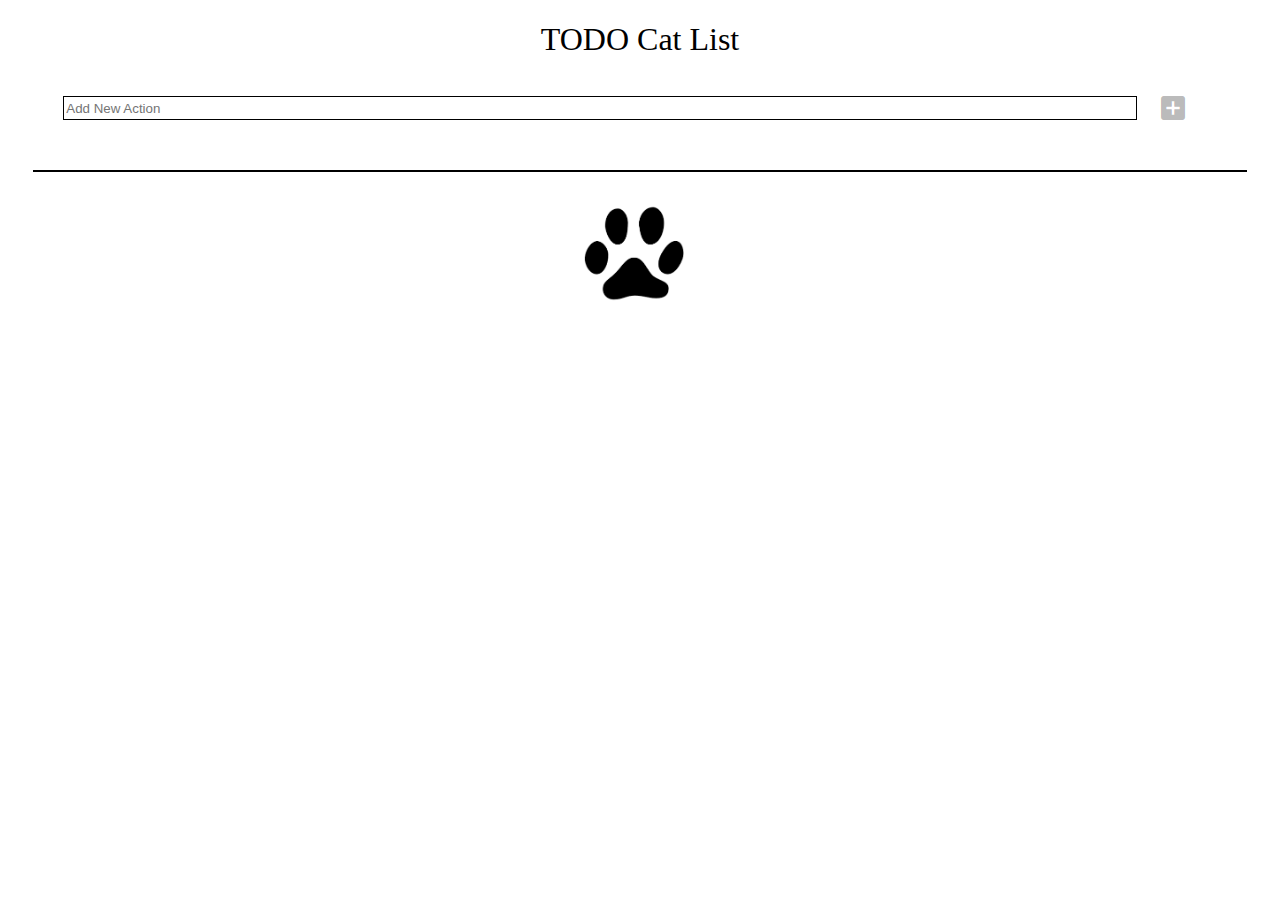
<file: FE_9_11_homework_dom/homework/index.html>
<!DOCTYPE html>
<html lang="en">
<head>
  <meta charset="UTF-8">
  <title>Homework 11 - TODO Cat List</title>
  <link rel="stylesheet" href="./assets/material-icons/material-icons.css">
  <link rel="stylesheet" href="./assets/styles.css">
</head>
<body>
  <div id="root"></div>

  <script src="./src/app.js"></script>
</body>
</html>
</file>
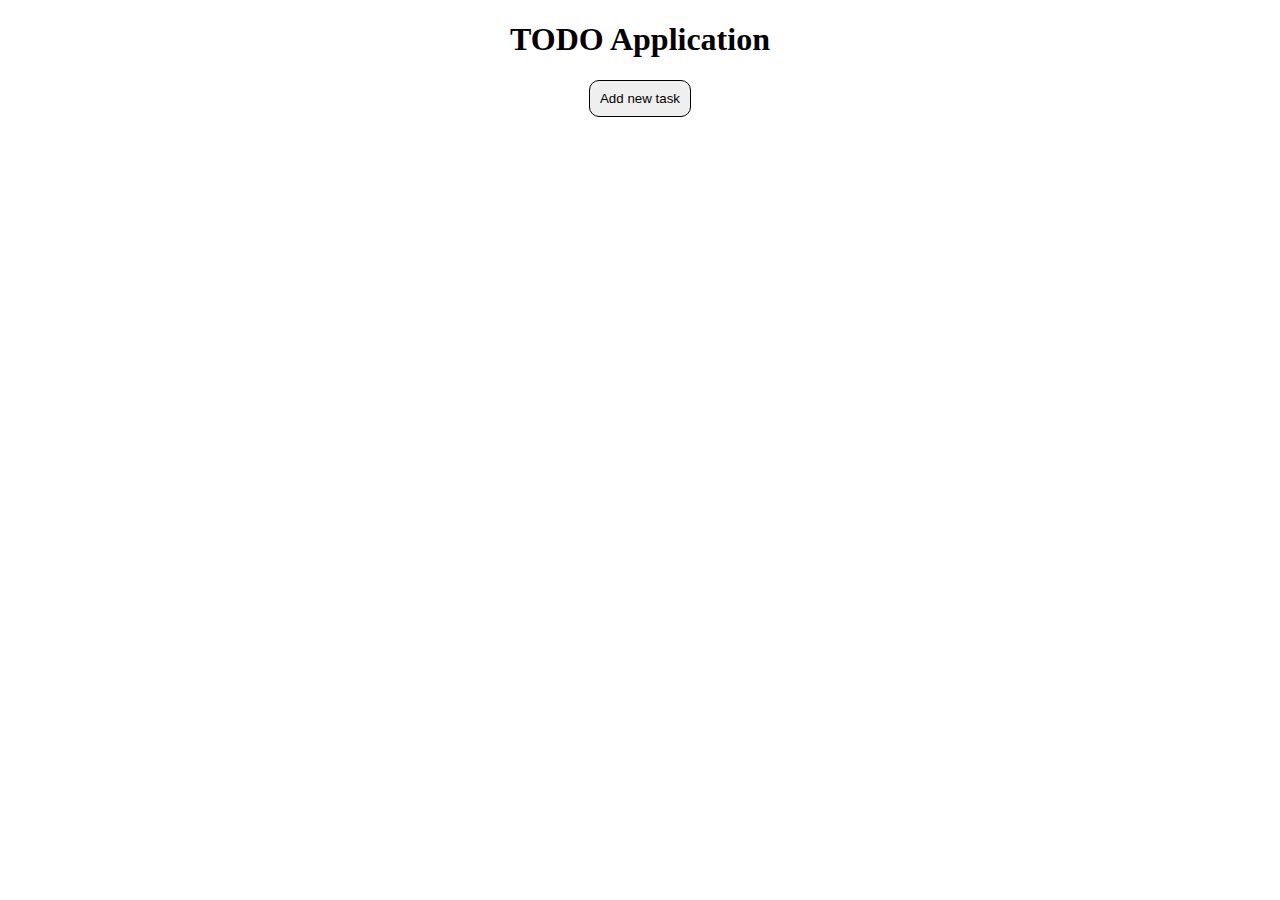
<file: FE_9_12_homework_bom/homework/index.html>
<!DOCTYPE html>
<html lang="en">
<head>
  <meta charset="UTF-8">
  <title>Homework 12 - Simple TODO List</title>
  <link rel="stylesheet" href="./assets/styles.css">
</head>
<body>
  <div id="root">
  </div>

  <script src="./src/app.js"></script>
</body>
</html>
</file>
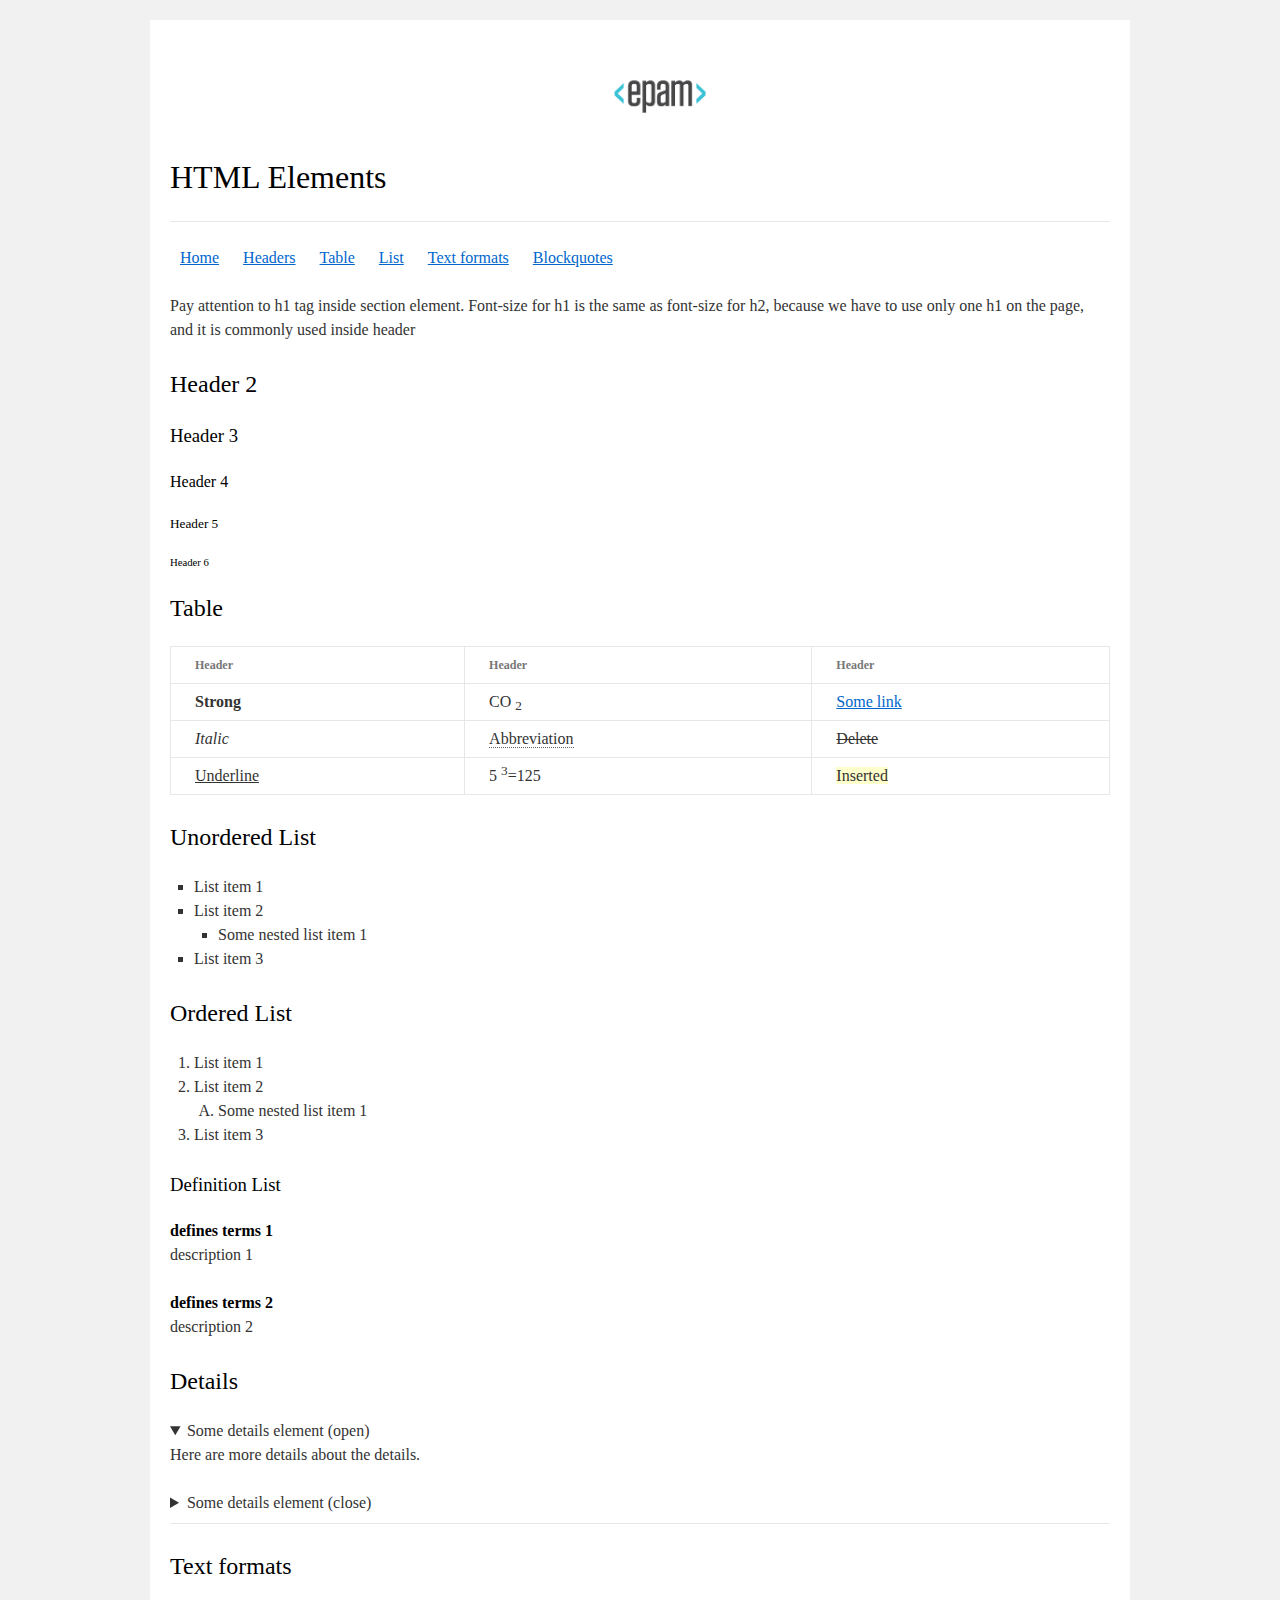
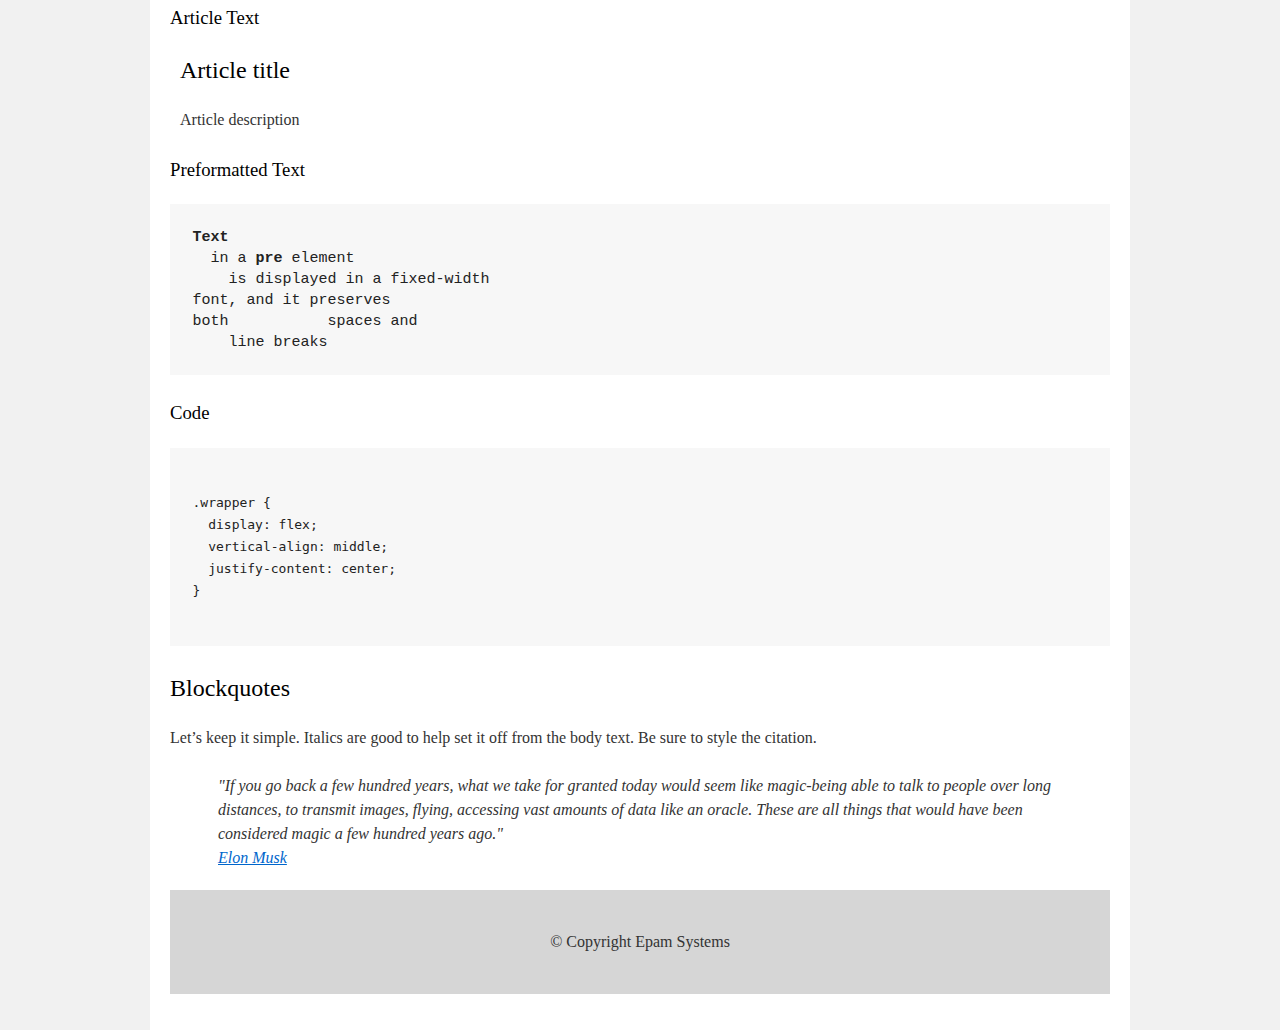
<file: FE_9_1_homework_html-basics/homework/index.html>
<!DOCTYPE html>
<html>

<head>
  <meta charset="utf-8">
  <title>HTML Basics</title>
  <link rel="stylesheet" href="style.css">
</head>

<body>
  <div id="wrapper">
    <div id="main">
      <div id="container">
        <div id="content" role="main">
          <header>
            <img src="logo.png" alt="logo">
            <h1>HTML Elements</h1>
          </header>
          <hr>
          <nav>
            <a href="#">Home</a>
            <a href="#headers_section">Headers</a>
            <a href="#table_section">Table</a>
            <a href="#list_section">List</a>
            <a href="#text_formats_section">Text formats</a>
            <a href="#blockquotes_section">Blockquotes</a>
          </nav>
          <br>
          <section id="headers_section">
            <p>Pay attention to h1 tag inside section element. Font-size for h1 is the same as font-size for h2, because we
              have to use only one h1 on the page, and it is commonly used inside header</p>
            <h2>Header 2</h2>
            <h3>Header 3</h3>
            <h4>Header 4</h4>
            <h5>Header 5</h5>
            <h6>Header 6</h6>
          </section>
          <section id="table_section">
            <h2>Table</h2>
            <table>
              <thead>
                <tr>
                  <th>Header</th>
                  <th>Header</th>
                  <th>Header</th>
                </tr>
              </thead>
              <tr>
                <td>
                  <strong>Strong</strong>
                </td>
                <td>CO
                  <sub>2</sub>
                </td>
                <td>
                  <a href="#">Some link</a>
                </td>
              </tr>
              <tr>
                <td>
                  <i>Italic</i>
                </td>
                <td>
                  <abbr>Abbreviation</abbr>
                </td>
                <td>
                  <del>Delete</del>
                </td>
              </tr>
              <tr>
                <td>
                  <u>Underline</u>
                </td>
                <td>5
                  <sup>3</sup>=125</td>
                <td>
                  <ins>Inserted</ins>
                </td>
              </tr>
            </table>
          </section>
          <section id="list_section">
            <h2>Unordered List</h2>
            <ul>
              <li>List item 1</li>
              <li>List item 2
                <ul>
                  <li>Some nested list item 1</li>
                </ul>
              </li>
              <li>List item 3</li>
            </ul>
            <h2>Ordered List</h2>
            <ol>
              <li>List item 1</li>
              <li>List item 2
                <ol>
                  <li>Some nested list item 1</li>
                </ol>
              </li>
              <li>List item 3</li>
            </ol>
            <h3>Definition List</h3>
            <dl>
              <dt>defines terms 1</dt>
              <dd>description 1</dd>
              <dt>defines terms 2</dt>
              <dd>description 2</dd>
            </dl>
            <h2>Details</h2>
            <details open>
              <summary>Some details element (open)</summary>
              <p>Here are more details about the details.</p>
            </details>
            <details>
              <summary>Some details element (close)</summary>
              <p>Here are more details about the details.</p>
            </details>
          </section>
          <hr>
          <section id="text_formats_section">
            <h2>Text formats</h2>
            <h3>Article Text</h3>
            <article>
              <h2>Article title</h2>
              <p>Article description</p>
            </article>
            <h3>Preformatted Text</h3>
<pre>
<strong>Text</strong>
  in a <strong>pre</strong> element
    is displayed in a fixed-width
font, and it preserves
both           spaces and
    line breaks
</pre>
            <h3>Code</h3>

<pre>
<code>
.wrapper {
  display: flex;
  vertical-align: middle;
  justify-content: center;
}
</code>
</pre>

          </section>
          <section id="blockquotes_section">
            <h2>Blockquotes</h2>
            <p>Let’s keep it simple. Italics are good to help set it off from the body text. Be sure to style the citation.</p>
                <blockquote>
                    "If you go back a few hundred years, what we take for granted today would seem like magic-being able to talk to people over long distances, to transmit images, flying, accessing vast amounts of data like an oracle. These are all things that would have been considered magic a few hundred years ago."<br>           
                   <a href="#">Elon Musk</a>
                </blockquote>       
          </section>
          <footer>
            <span>&copy; Copyright Epam Systems</span>
          </footer>
        </div>
      </div>
    </div>
  </div>
</body>

</html>
</file>
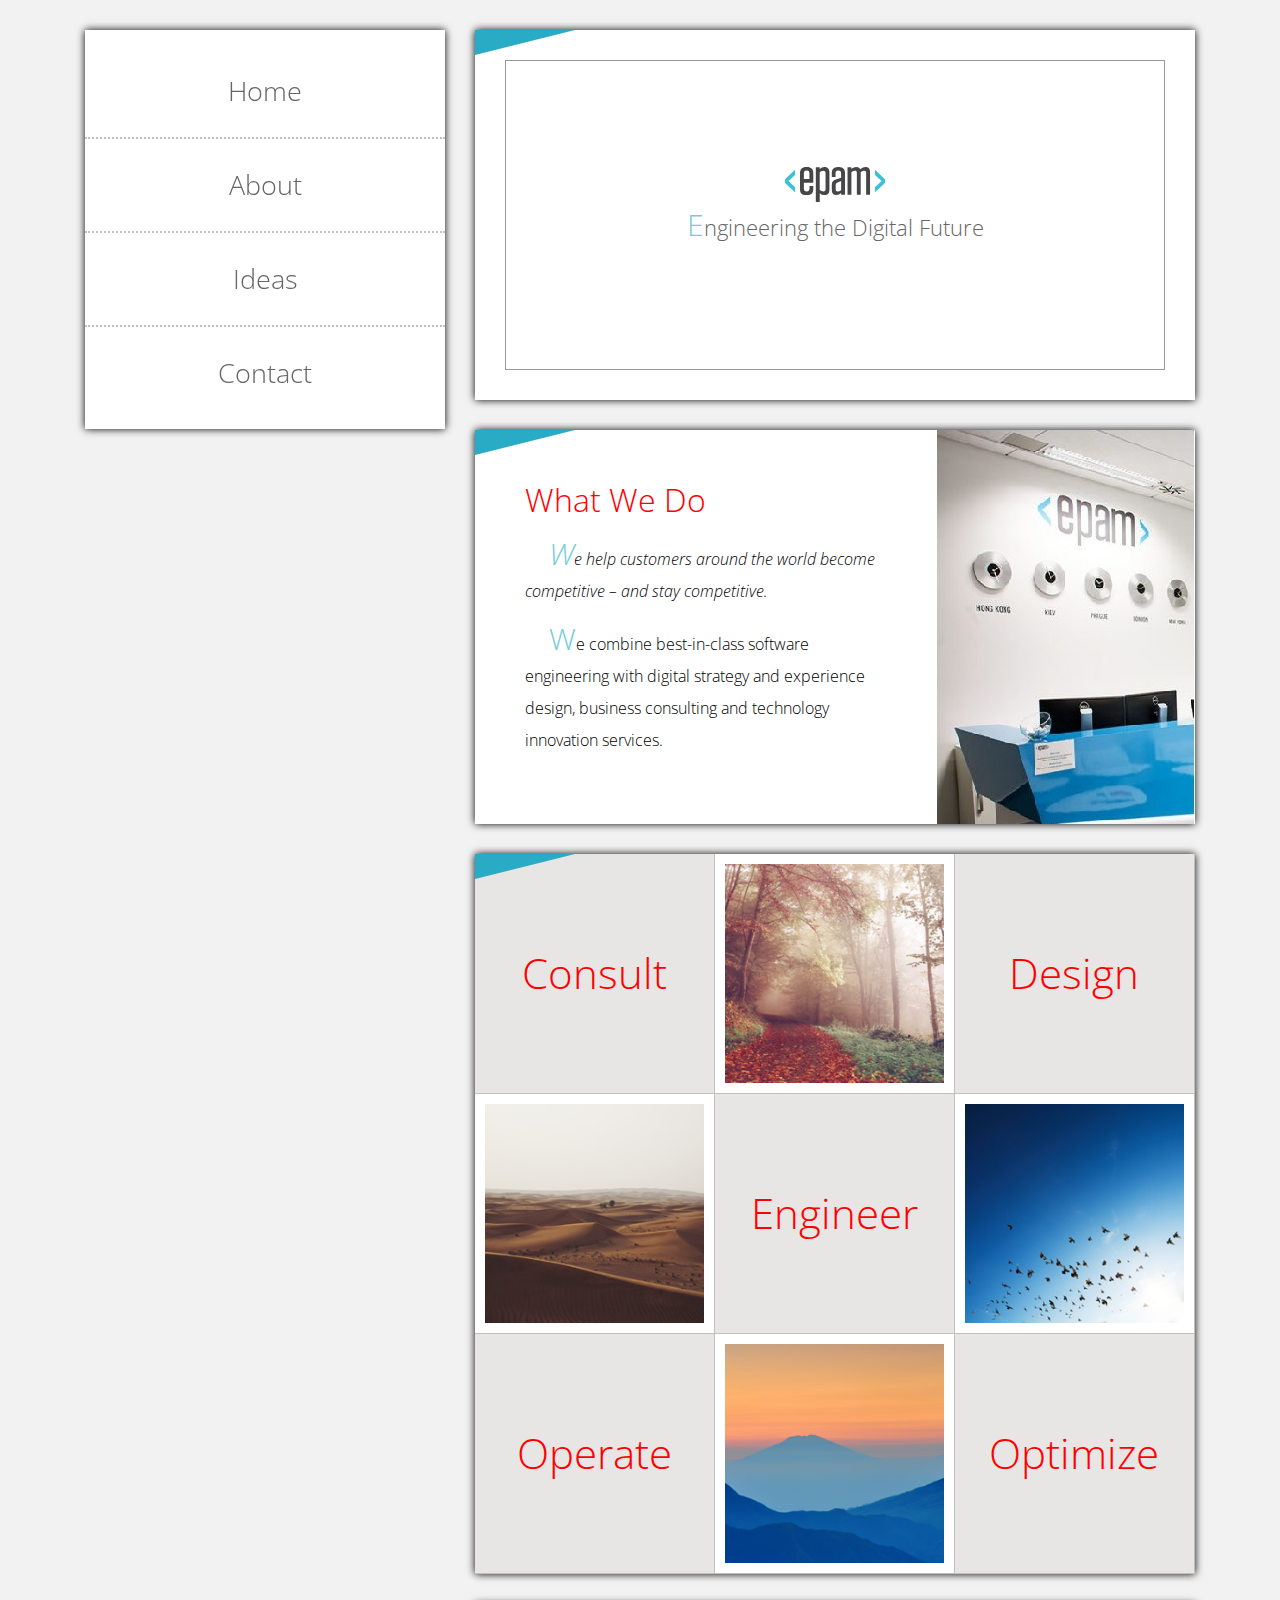
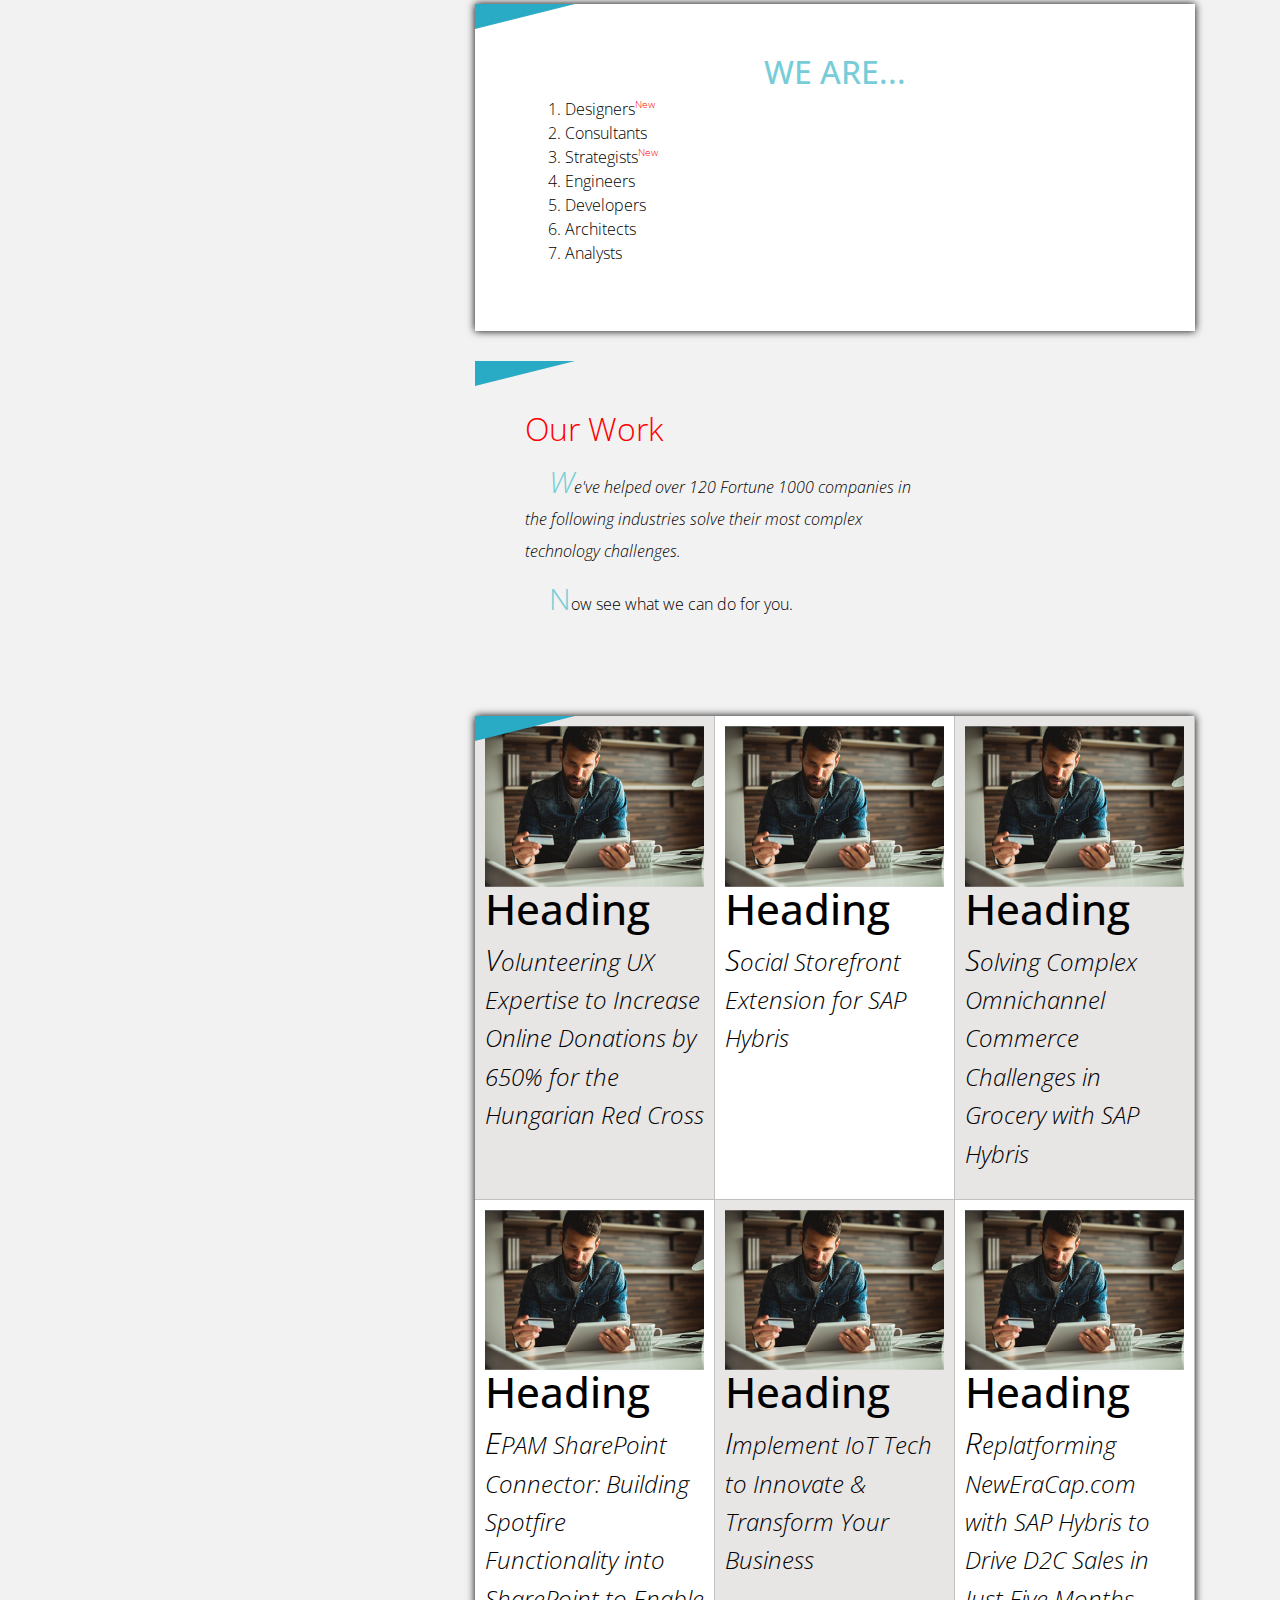
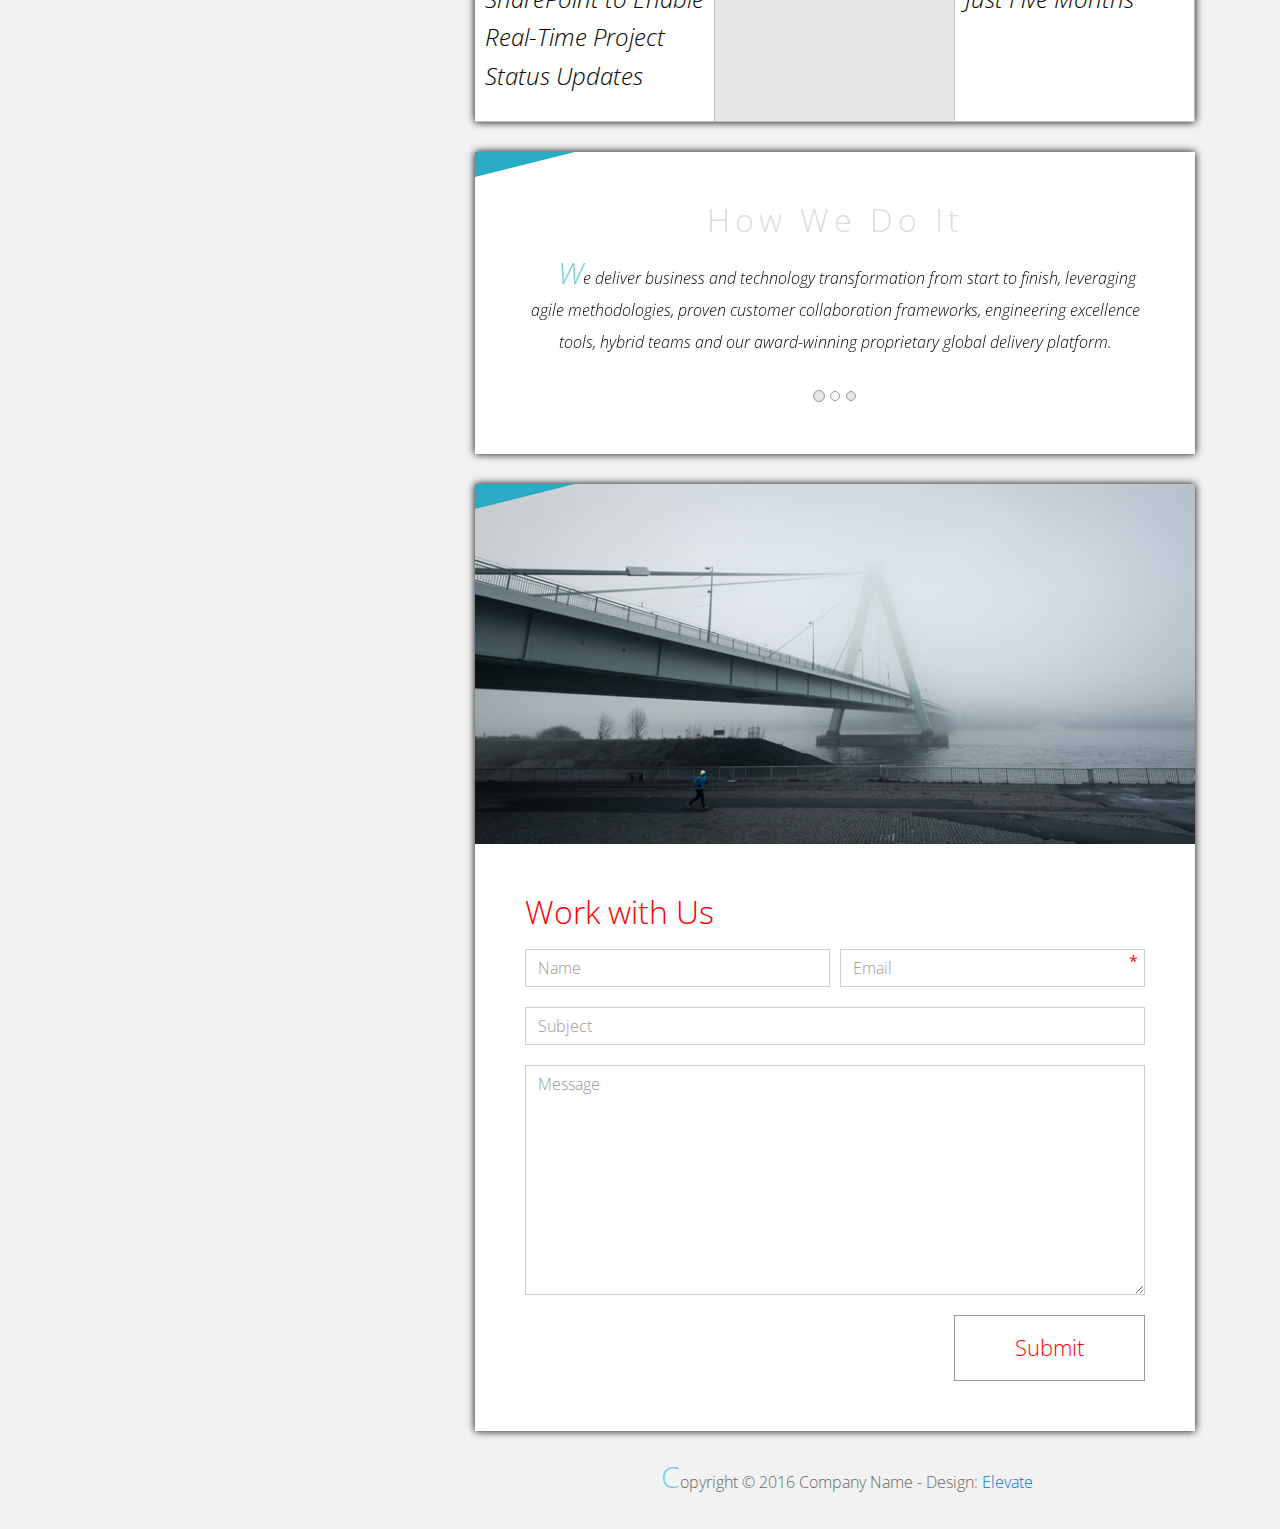
<file: FE_9_2_homework_css-basics/homework/index.html>
<!DOCTYPE html>
<html lang="en">
<head>
  <meta charset="utf-8">
  <meta http-equiv="X-UA-Compatible" content="IE=edge">
  <meta name="viewport" content="width=device-width, initial-scale=1">

  <title>CSS Basic HW</title>



  <!-- load stylesheets -->
  <link rel="stylesheet" href="http://fonts.googleapis.com/css?family=Open+Sans:300,400">
  <!-- Google web font "Open Sans" -->
  <link rel="stylesheet" href="css/bootstrap.min.css">
  <!-- Bootstrap style -->
  <link rel="stylesheet" href="css/general.css">
  <link rel="stylesheet" href="css/style.css">
  <!-- Templatemo style -->
</head>

<body>
<div class="container">

  <div class="tm-sidebar">
    <nav class="tm-main-nav">
      <ul>
        <li class="tm-nav-item"><a href="#home" class="tm-nav-item-link">Home</a></li>
        <li class="tm-nav-item"><a href="#about" class="tm-nav-item-link">About</a></li>
        <li class="tm-nav-item"><a href="#ideas" class="tm-nav-item-link">Ideas</a></li>
        <li class="tm-nav-item"><a href="#contact" class="tm-nav-item-link">Contact</a></li>
      </ul>
    </nav>
  </div>

  <div class="tm-main-content">

    <div id="home" class="tm-content-box margin-b-10">
      <div class="tm-banner">
        <div class="tm-banner-inner">
          <img src="img/EPAM_logo.svg" width="100" alt="">
          <p class="tm-banner-text">Engineering the Digital Future</p>
        </div>
      </div>
    </div>

    <section>
      <div class="tm-content-box flex-2-col">

        <div class="pad flex-item tm-team-description-container">
          <h2 class="tm-section-title">What We Do</h2>
          <p class="tm-section-description">We help customers around the world become competitive – and stay competitive.</p>
          <p class="tm-section-description"> We combine best-in-class software engineering with digital strategy and experience design, business consulting and technology innovation services.</p>
        </div>
        <div class="flex-item">
          <img src="img/image.jpg" alt="">
        </div>
        

      </div>
      <div id="about" class="tm-content-box">

        <ul class="boxes gallery-container">
          <li class="box box-bg">
            <h2 class="tm-section-title tm-section-title-box tm-box-bg-title">Consult</h2>
          </li>
          <li class="box">
            <a href="img/idea-large-01.jpg"><img src="img/idea-01.jpg" alt="Image"
                                                 class="img-fluid thumbnail"></a>
          </li>
          <li class="box box-bg">
            <h2 class="tm-section-title tm-section-title-box tm-box-bg-title">Design</h2>
          </li>
          <li class="box">
            <a href="img/idea-large-02.jpg"><img src="img/idea-02.jpg" alt="Image"
                                                 class="img-fluid thumbnail"></a>
          </li>
          <li class="box box-bg">
            <h2 class="tm-section-title tm-section-title-box tm-box-bg-title">Engineer</h2>
          </li>
          <li class="box">
            <a href="img/idea-large-03.jpg"><img src="img/idea-03.jpg" alt="Image"
                                                 class="img-fluid thumbnail"></a>
          </li>
          <li class="box box-bg">
            <h2 class="tm-section-title tm-section-title-box tm-box-bg-title">Operate</h2>
          </li>
          <li class="box">
            <a href="img/idea-large-04.jpg"><img src="img/idea-04.jpg" alt="Image"
                                                 class="img-fluid thumbnail"></a>
          </li>
          <li class="box box-bg">
            <h2 class="tm-section-title tm-section-title-box tm-box-bg-title">Optimize</h2>
          </li>
        </ul>

      </div>

    </section>

    <!-- slider -->
    <section class="heading tm-content-box">
      <div class="pad">
        <h2> WE ARE...</h2>
        <ol>
          <li><a href="index.html" class="text">Designers</a></li>
          <li><a href="index.html">Consultants</a></li>
          <li><a href="#" class="text">Strategists</a></li>
          <li><a href="#">Engineers</a></li>
          <li><a href="#">Developers</a></li>
          <li><a href="#">Architects</a></li>
          <li><a href="#">Analysts</a></li>
        </ol>
      </div>
    </section>

    <section class="blocks">
       <div class="pad flex-item tm-team-description-container">
          <h2 class="tm-section-title">Our Work</h2>
          <p class="tm-section-description">We've helped over 120 Fortune 1000 companies in the following industries solve their most complex technology challenges. </p>
          <p class="tm-section-description"> Now see what we can do for you.</p>
        </div>
      <div class="tm-content-box flex-2-col">
      </div>
      <div  class="tm-content-box">
        <ul class="boxes gallery-container">
          <li class="box">
            <img src="img/image-1.jpg" alt="Image" class="img-fluid">
            <div>
              <h2>Heading</h2>
              <p>Volunteering UX Expertise to Increase Online Donations by 650% for the Hungarian Red Cross</p>
            </div>
          </li>
          <li class="box">
            <img src="img/image-1.jpg" alt="Image" class="img-fluid">
            <div>
              <h2>Heading</h2>
              <p>Social Storefront Extension for SAP Hybris</p>
            </div>
          </li>
          <li class="box">
            <img src="img/image-1.jpg" alt="Image" class="img-fluid">
            <div>
              <h2>Heading</h2>
              <p>Solving Complex Omnichannel Commerce Challenges in Grocery with SAP Hybris</p>
            </div>
          </li>
          <li class="box">
            <img src="img/image-1.jpg" alt="Image" class="img-fluid">
            <div>
              <h2>Heading</h2>
              <p>EPAM SharePoint Connector: Building Spotfire Functionality into SharePoint to Enable Real-Time Project Status Updates</p>
            </div>
          </li>
          <li class="box">
            <img src="img/image-1.jpg" alt="Image" class="img-fluid">
            <div>
              <h2>Heading</h2>
              <p>Implement IoT Tech to Innovate &amp; Transform Your Business</p>
            </div>
          </li>
          <li class="box">
            <img src="img/image-1.jpg" alt="Image" class="img-fluid">
            <div>
              <h2>Heading</h2>
              <p>Replatforming NewEraCap.com with SAP Hybris to Drive D2C Sales in Just Five Months</p>
            </div>
          </li>
        </ul>

      </div>
    </section>

    <section id="ideas">
      <div id="tmCarousel" class="carousel slide tm-content-box" data-ride="carousel">

        <ol class="carousel-indicators">
          <li data-target="#tmCarousel" data-slide-to="0" class="active"></li>
          <li data-target="#tmCarousel" data-slide-to="1" class=""></li>
          <li data-target="#tmCarousel" data-slide-to="2" class=""></li>
        </ol>

        <div class="carousel-inner" role="listbox">

          <div class="carousel-item active">
            <div class="carousel-content">
              <div class="flex-item">
                <h2 class="tm-section-title">How We Do It</h2>
                <p class="tm-section-description carousel-description">We deliver business and technology transformation from start to finish, leveraging agile methodologies, proven customer collaboration frameworks, engineering excellence tools, hybrid teams and our award-winning proprietary global delivery platform.</p>
              </div>
            </div>
          </div>

          <div class="carousel-item">
            <div class="carousel-content">
              <div class="flex-item">
                <h2 class="tm-section-title">Our Clients</h2>
                <p class="tm-section-description carousel-description">Lorem ipsum dolor sit amet,
                  consectetur adipiscing elit. Quisque vel nisi pharetra nibh varius pharetra ac
                  sagittis nisi. Etiam pharetra vestibulum hendrerit. Pellentesque interdum metus
                  sed massa rutrum.</p>
              </div>
            </div>
          </div>

          <div class="carousel-item">
            <div class="carousel-content">
              <div class="flex-item">
                <h2 class="tm-section-title">Our Projects</h2>
                <p class="tm-section-description carousel-description">Donec ex libero, fringilla
                  vitae purus sit amet, rhoncus pharetra lorem. Pellentesque id sem id lacus
                  ultricies vehicula. Aliquam rutrum mi non. Pellentesque interdum metus sed massa
                  rutrum.</p>
              </div>
            </div>
          </div>

        </div>

      </div>
    </section>

    <section class="tm-content-box">
      <img src="img/contact.jpg" alt="Contact image" class="img-fluid">

      <div id="contact" class="pad">
        <h2 class="tm-section-title">Work with Us</h2>
        <form action="#contact" method="get" class="contact-form">

          <div class="form-group col-xs-12 col-sm-12 col-md-6 col-lg-6 form-group-2-col-left">
            <input type="text" id="contact_name" name="contact_name" class="form-control"
                   placeholder="Name" required/>
          </div>
          <div class="form-group col-xs-12 col-sm-12 col-md-6 col-lg-6 form-group-2-col-right mandatory-field">
            <input type="email" id="contact_email" name="contact_email" class="form-control"
                   placeholder="Email" required/>
          </div>
          <div class="form-group">
            <input type="text" id="contact_subject" name="contact_subject" class="form-control"
                   placeholder="Subject" required/>
          </div>
          <div class="form-group">
            <textarea id="contact_message" name="contact_message" class="form-control" rows="9"
                      placeholder="Message" required></textarea>
          </div>

          <button type="submit" class="btn btn-primary submit-btn">Submit</button>

        </form>
      </div>
    </section>

    <footer class="tm-footer">
      <p class="text-xs-center">Copyright &copy; 2016 Company Name

        - Design: <a rel="nofollow" href="http://www.templatemo.com/tm-481-elevate"
                     target="_parent">Elevate</a></p>
    </footer>

  </div>

</div>

</body>
</html>
</file>
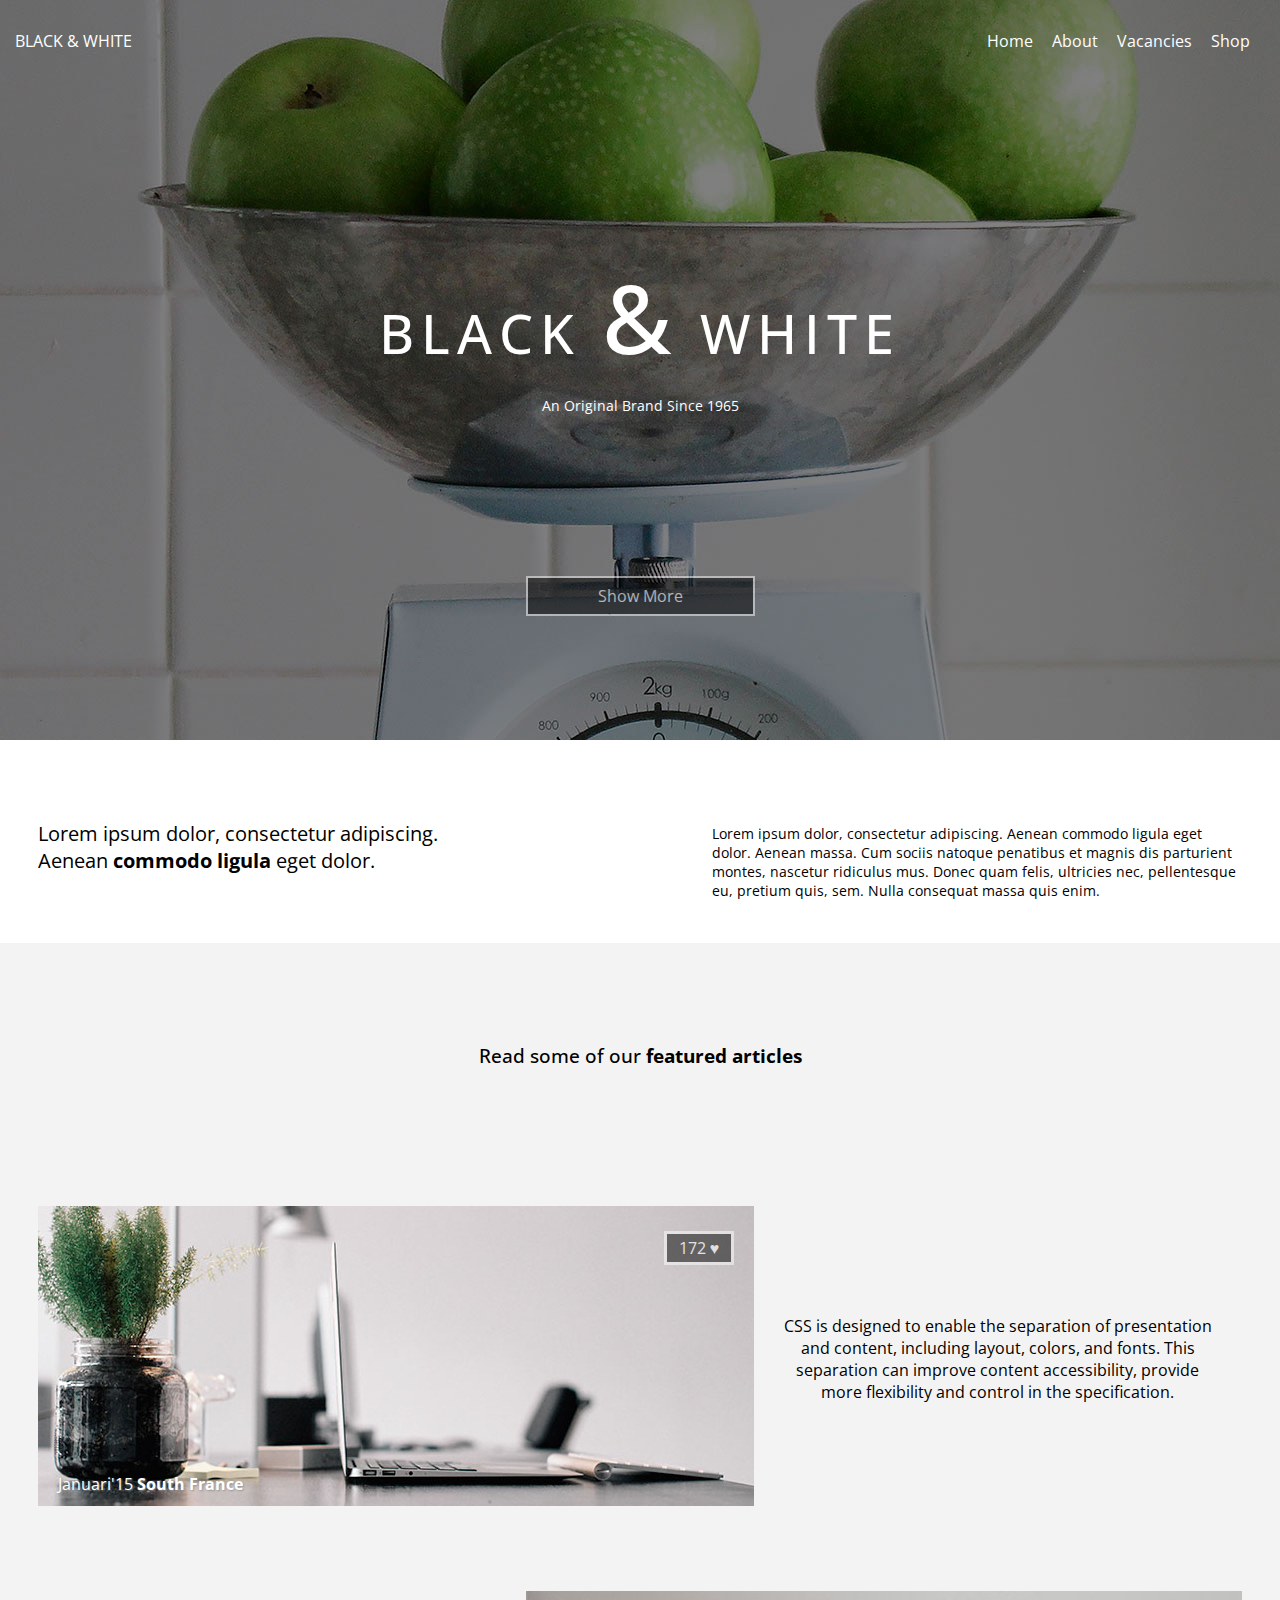
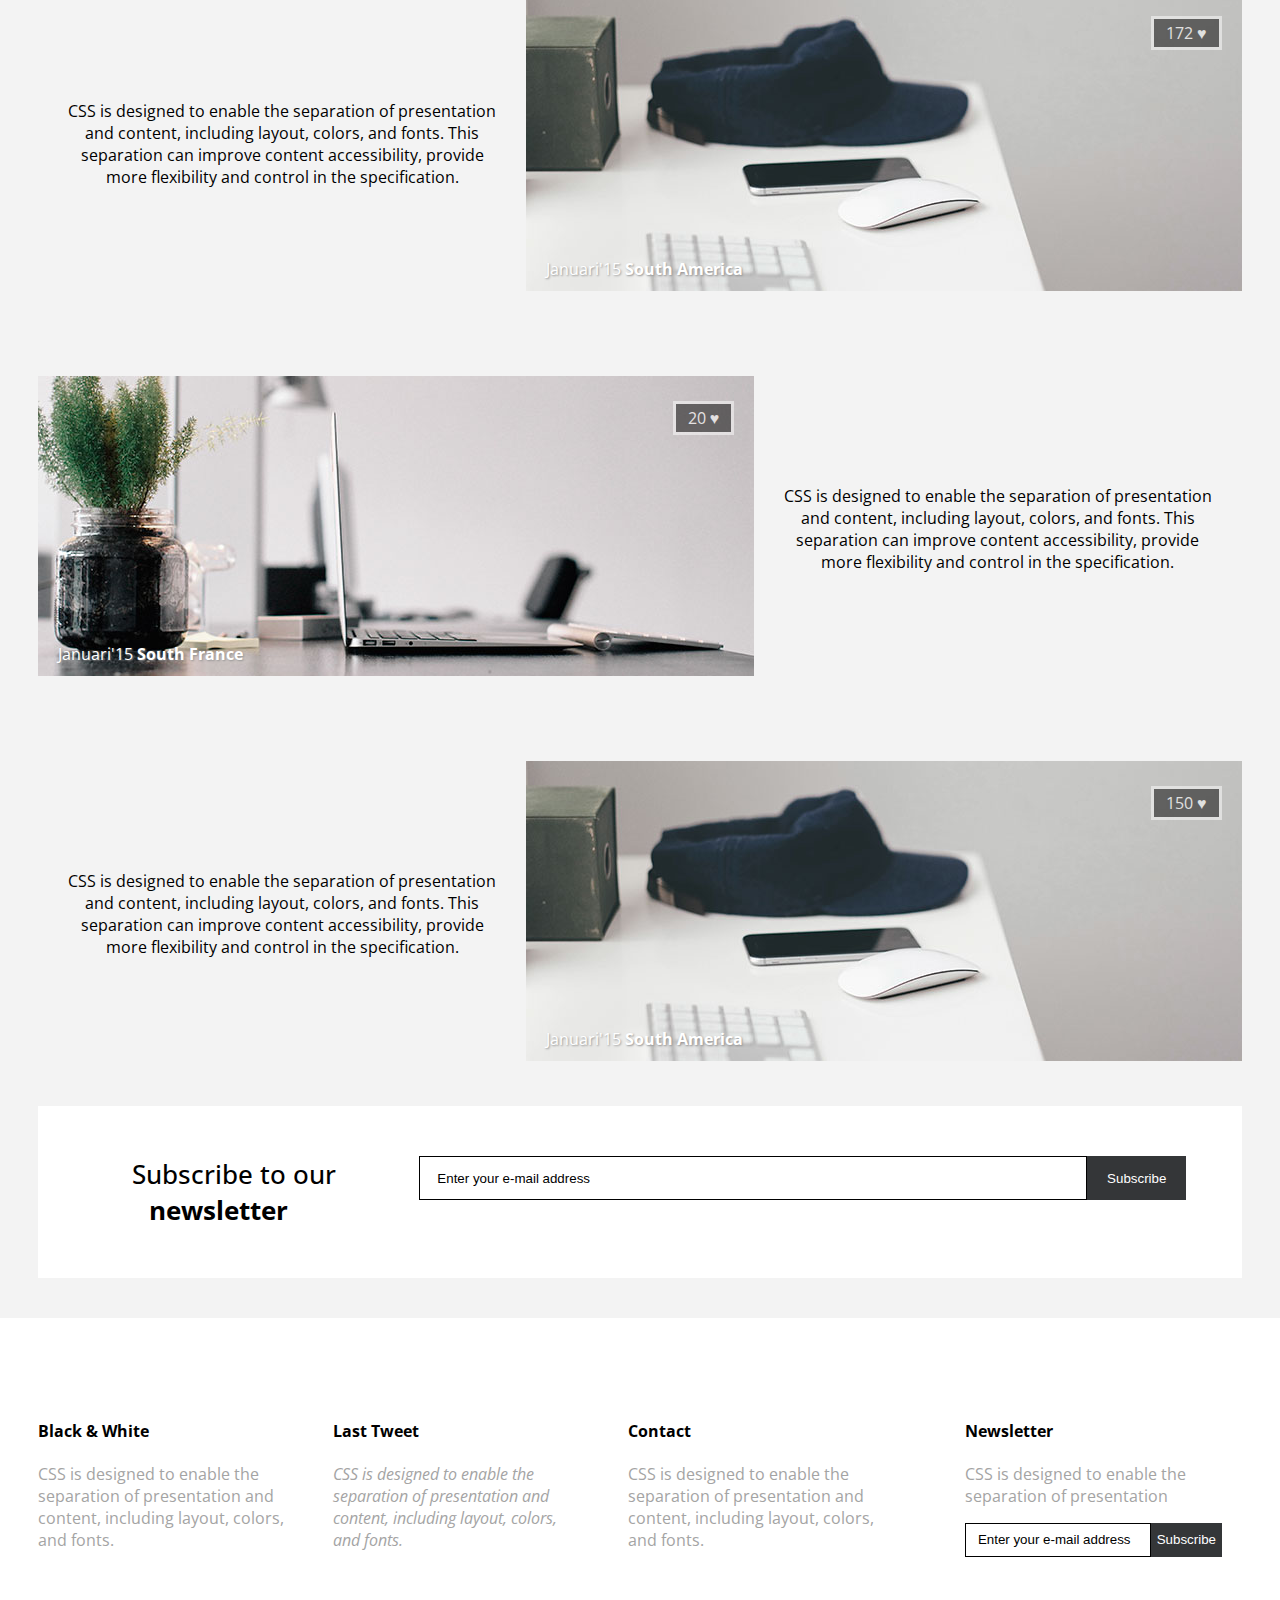
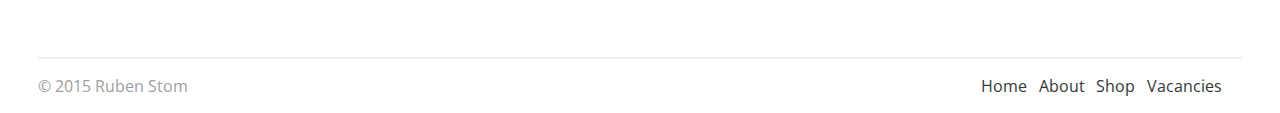
<file: FE_9_4_homework_css-layouts/homework/index.html>
<!DOCTYPE html>
<html lang="en">
<head>
  <meta charset="UTF-8">
  <meta name="viewport" content="width=device-width, initial-scale=1.0">
  <meta http-equiv="X-UA-Compatible" content="ie=edge">
  <title>CSS Layouts</title>
  <link rel="stylesheet" href="css/style.css">
  <link href='http://fonts.googleapis.com/css?family=Open+Sans' rel='stylesheet' type='text/css'>
</head>
<body>
    <header>
      <div class="navbar">
      <span>BLACK  &#38;  WHITE</span>
      <nav>
          <a>Home</a>
          <a>About</a>
          <a>Vacancies</a>
          <a>Shop</a>
      </nav>
    </div>
      <h1>BLACK <span>&#38;</span> WHITE</h1>
      <p>An original brand since 1965</p>
      <div class="show_more">
      <a href="#">Show More</a>
      </div>
    </header>
    <section>
      <article>
        <p>Lorem ipsum dolor, consectetur adipiscing.<br>Aenean <strong>commodo ligula</strong> eget dolor.</p>
        <p>Lorem ipsum dolor, consectetur adipiscing. Aenean commodo ligula eget dolor. Aenean massa. Cum sociis natoque penatibus et magnis dis parturient montes, nascetur ridiculus mus. Donec quam felis, ultricies nec, pellentesque eu, pretium quis, sem. Nulla consequat massa quis enim.</p>
      </article>
    </section>
    <section class="featured_articles">
      <h3>Read some of our <strong>featured articles</strong></h3>
      <article>
        <div class="img_article">
          <span>172 &hearts;</span>
          <p>Januari'15 <strong>South France</strong></p>
          <img src="./img//sample.jpg" alt="sample1">
        </div>
        <div class="text_article">CSS is designed to enable the separation of presentation and content, including layout, colors, and fonts. This separation can improve content accessibility, provide more flexibility and control in the specification.</div>
      </article>
      <article>
          <div class="text_article">CSS is designed to enable the separation of presentation and content, including layout, colors, and fonts. This separation can improve content accessibility, provide more flexibility and control in the specification.</div>
        <div class="img_article">
          <span>172 &hearts;</span>
          <p>Januari'15 <strong>South America</strong></p>
          <img src="./img//sample3.jpg" alt="sample3">
        </div>
      </article>
      <article>
          <div class="img_article">
            <span>20 &hearts;</span>
            <p>Januari'15 <strong>South France</strong></p>
            <img src="./img//sample.jpg" alt="sample1">
          </div>
          <div class="text_article">CSS is designed to enable the separation of presentation and content, including layout, colors, and fonts. This separation can improve content accessibility, provide more flexibility and control in the specification.</div>
        </article>
        <article>
            <div class="text_article">CSS is designed to enable the separation of presentation and content, including layout, colors, and fonts. This separation can improve content accessibility, provide more flexibility and control in the specification.</div>
          <div class="img_article">
            <span>150 &hearts;</span>
            <p>Januari'15 <strong>South America</strong></p>
            <img src="./img//sample3.jpg" alt="sample3">
          </div>
        </article>
        <section class="subscribe">
            <h3>Subscribe to our <strong>newsletter</strong></h3>
            <input class="email_input" placeholder="Enter your e-mail address" name="email">
            <input class="subscribe_btn" type="submit" value="Subscribe">
        </section>
    </section>
    <section class="footer_section">
      <div class="inside_article">
      <div>
        <h4>Black &#38; White</h4>
        <p>CSS is designed to enable the separation of presentation and content, including layout, colors, and fonts.</p>
      </div>
      <div>
        <h4>Last Tweet</h4>
        <p>CSS is designed to enable the separation of presentation and content, including layout, colors, and fonts.</p>
      </div>
      <div>
        <h4>Contact</h4>
        <p>CSS is designed to enable the separation of presentation and content, including layout, colors, and fonts.</p>
      </div>
      </div>
      <div class="newsletter">
        <h4>Newsletter</h4>
        <p>CSS is designed to enable the separation of presentation</p>
          <form>
          <input class="footer_email_input" type="email" name="email"  placeholder="Enter your e-mail address">
          <input type="submit"  value="Subscribe">
          </form>
      </div>
    </section>
    <footer>
        <div class="footer_nav">
            <p>&copy; 2015 Ruben Stom</p>
            <ul>
                <li><a href="#">Home</a></li>
                <li><a href="#">About</a></li>
                <li><a href="#">Shop</a></li>
                <li><a href="#">Vacancies</a></li>
            </ul>
        </div>
    </footer>
</body>
</html>
</file>
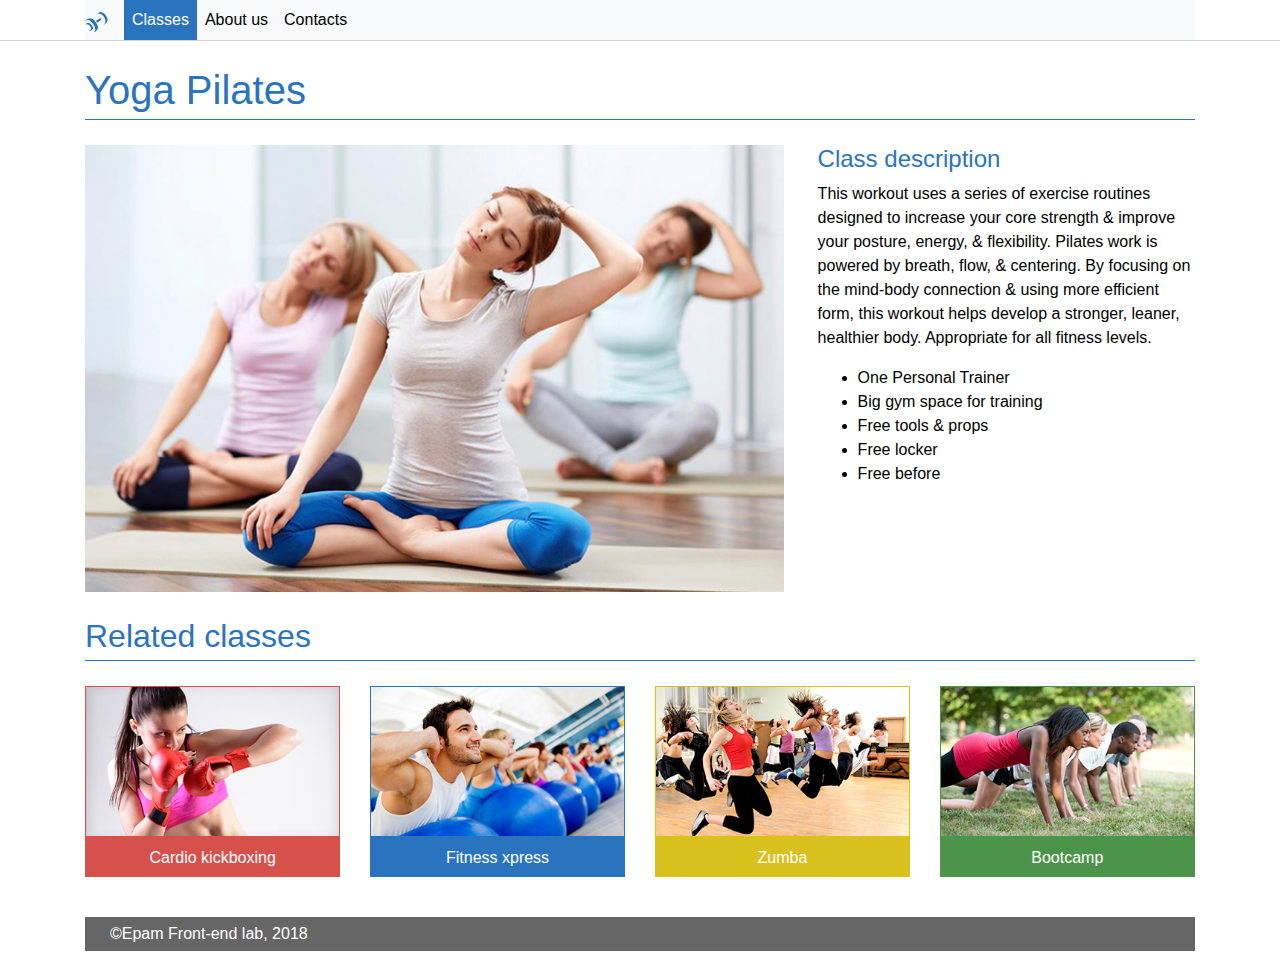
<file: offline/FL_9_01_homework_css-frameworks/index.html>
<!DOCTYPE html>
<html lang="en">

<head>
  <meta charset="UTF-8">
  <meta name="viewport" content="width=device-width, initial-scale=1.0">
  <meta http-equiv="X-UA-Compatible" content="ie=edge">
  <title>Document</title>
  <link rel="stylesheet" href="styles/bootstrap.min.css">
  <link rel="stylesheet/less" type="text/css" href="styles/styles.less" />
  <script src="js/less.min.js" type="text/javascript"></script>
</head>

<body>
  <header>
    <div class="container">
      <div class="row">
        <div class="col-md-12">
          <nav class="navbar navbar-expand-lg navbar-expand-md navbar-light bg-light nopadding">
            <a class="navbar-brand" href="#">
              <img src="img/logo.png" alt="logo" />
            </a>
            <button class="navbar-toggler" type="button" data-toggle="collapse" data-target="#navbarSupportedContent" aria-controls="navbarSupportedContent"
              aria-expanded="false" aria-label="Toggle navigation">
              <span class="navbar-toggler-icon"></span>
            </button>

            <div class="collapse navbar-collapse" id="navbarSupportedContent">
              <ul class="navbar-nav mr-auto">
                <li class="nav-item active">
                  <a class="nav-link" href="#">Classes</a>
                </li>
                <li class="nav-item">
                  <a class="nav-link" href="#">About us</a>
                </li>
                <li class="nav-item">
                  <a class="nav-link" href="#">Contacts</a>
                </li>
              </ul>
            </div>
          </nav>
        </div>
      </div>
    </div>
  </header>
  <main>
    <div class="container">
      <div class="row">
        <div class="col-md-12">
          <h1 class="main-title">Yoga Pilates</h1>
        </div>
      </div>
      <div class="row">
        <div class="col-md-12 yoga-info">
          <div class="yoga-image">
            <img src="img/yoga.jpg" alt="yoga" />
          </div>
          <div class="yoga-article">
            <h4>Class description</h4>
            <p>
              This workout uses a series of exercise routines designed to increase your core strength & improve your posture, energy, &
              flexibility. Pilates work is powered by breath, flow, & centering. By focusing on the mind-body connection
              & using more efficient form, this workout helps develop a stronger, leaner, healthier body. Appropriate for
              all fitness levels.
            </p>
            <ul>
              <li>One Personal Trainer</li>
              <li>Big gym space for training</li>
              <li>Free tools &amp; props</li>
              <li>Free locker</li>
              <li>Free before</li>
            </ul>
          </div>
        </div>
      </div>
      <div class="row">
        <div class="col-md-12">
          <h2 class="main-title">Related classes</h2>
        </div>
      </div>
      <div class="row">
        <div class="col-md-12 related-classes">
          <div class="border-red">
            <img src="img/cardio-kickbox.jpg" alt="kardio" />
            <p class="background-red">Cardio kickboxing</p>
          </div>
          <div class="border-blue">
            <img src="img/fitness.jpg" alt="fitness" />
            <p class="background-blue">Fitness xpress</p>
          </div>
          <div class="border-yellow">
            <img src="img/zumba.jpg" alt="zumba" />
            <p class="background-yellow">Zumba</p>
          </div>
          <div class="border-green">
            <img src="img/bootcamp.jpg" alt="bootcamp" />
            <p class="background-green">Bootcamp</p>
          </div>
        </div>
      </div>
    </div>
  </main>
  <footer>
    <div class="container">
      <div class="row">
        <div class="col-md-12">
          <p class="footer-text">&copy;Epam Front-end lab, 2018</p>
        </div>
      </div>
    </div>
  </footer>
  <script src="js/popper.min.js"></script>
  <script src="js/jquery-3.3.1.min.js"></script>
  <script src="js/bootstrap.min.js"></script>
</body>

</html>
</file>
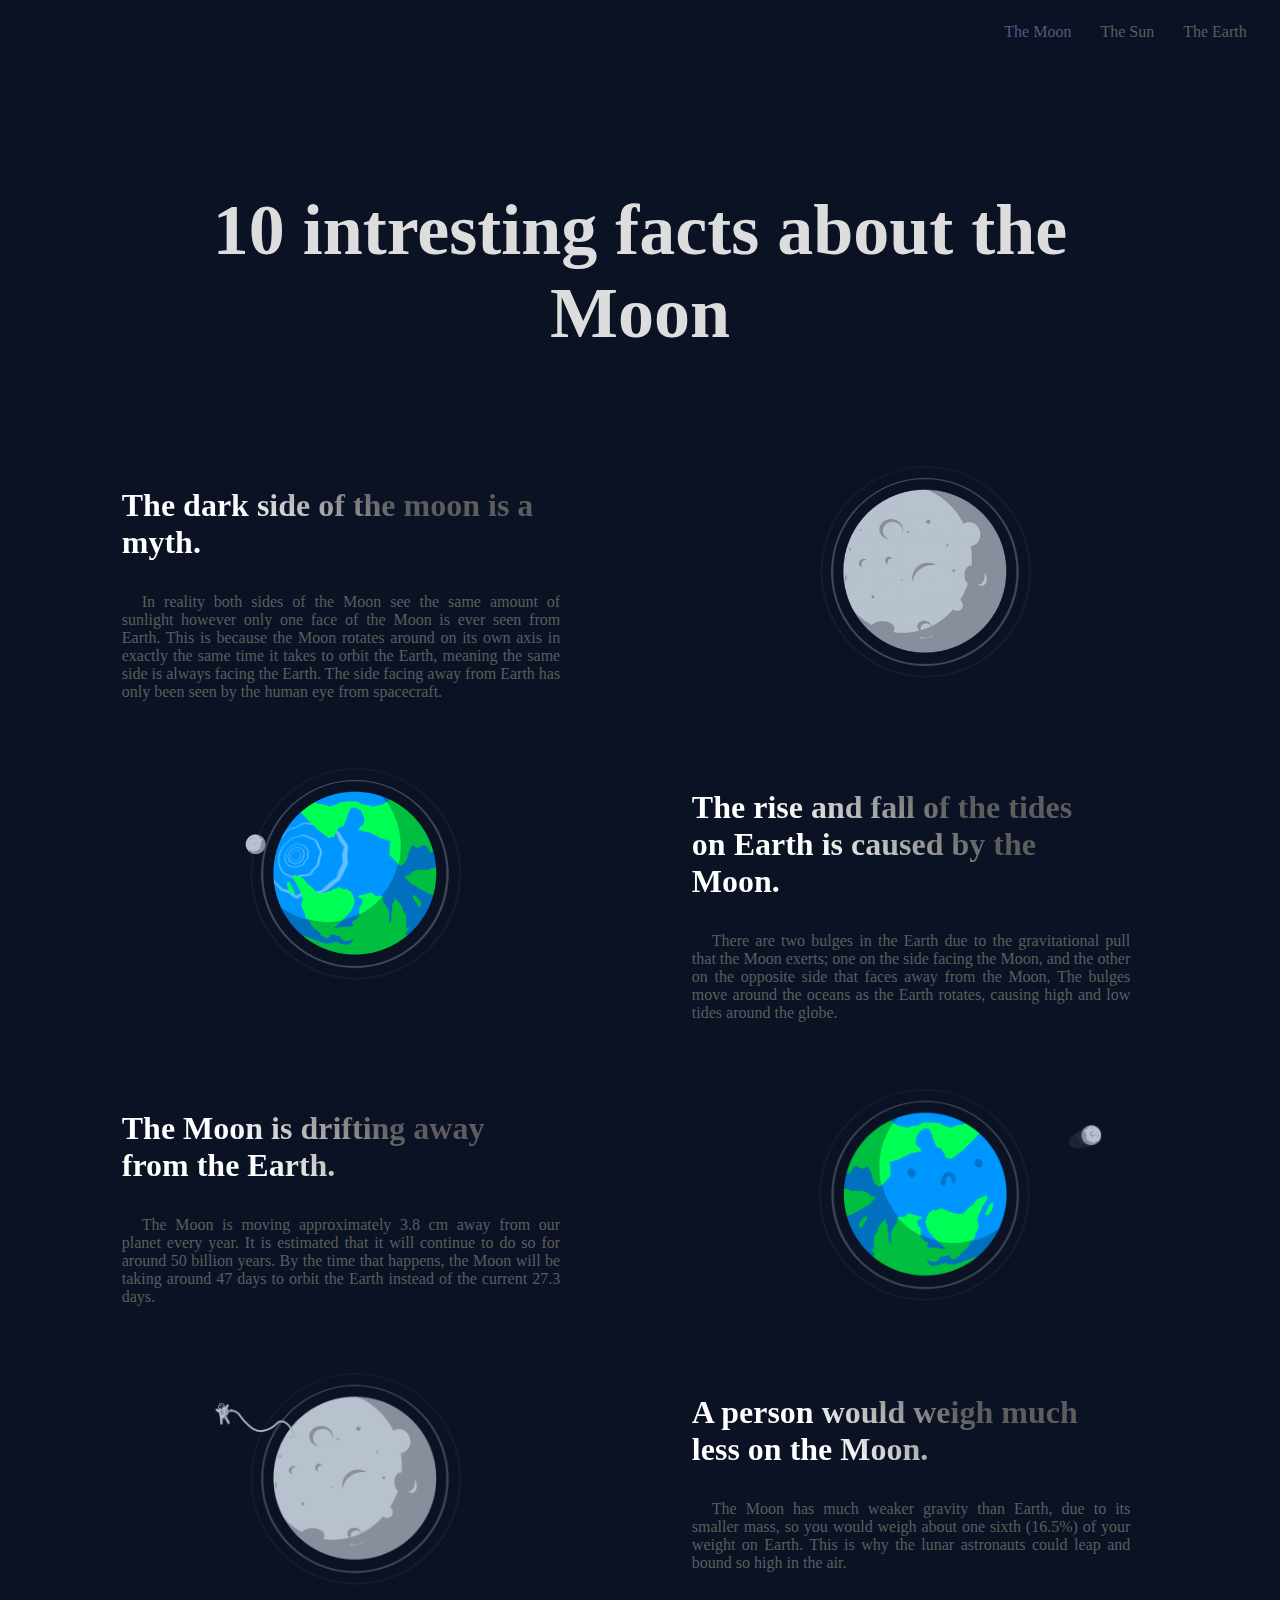
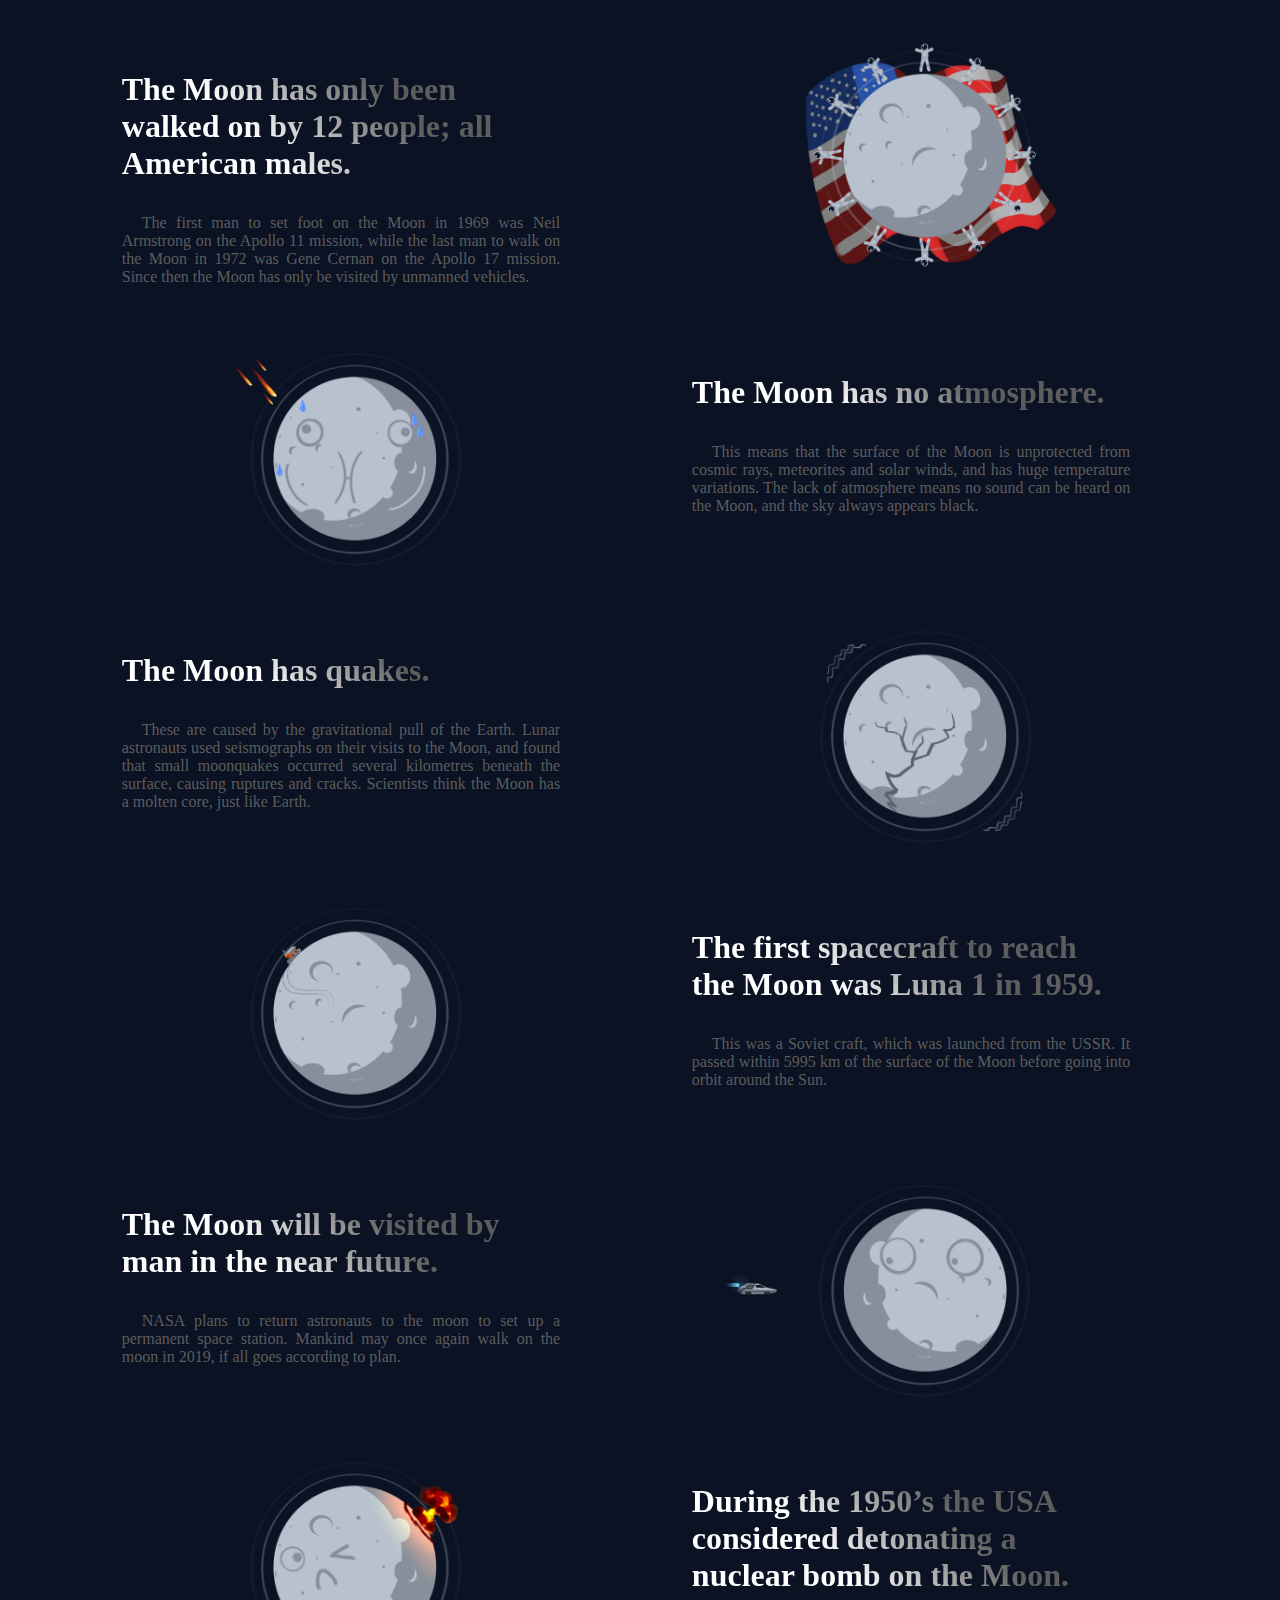
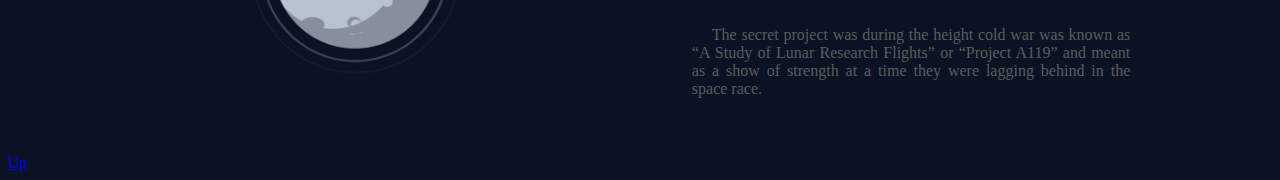
<file: FE_9_5_homework_responsive/homework/src/index.html>
<!DOCTYPE html>
<html lang="en">
<head>
  <meta charset="UTF-8">
  <meta name="viewport" content="width=device-width, initial-scale=1.0">
  <meta http-equiv="X-UA-Compatible" content="ie=edge">
  <link rel="stylesheet" href="styles.css">
  <title>Responsive</title>
</head>
<body>
  <header>
  <nav>
    <a href="#moon" class="active" tabindex="1">The Moon</a>
    <a href="#sun" tabindex="2">The Sun</a>
    <a href="#earth" tabindex="3">The Earth</a>
  </nav>
</header>
<main>
    <h1 class="main_header">10 intresting facts about the Moon</h1>
  <article>
    <div class="article_text">
    <h3>The dark side of the moon is a myth.</h3>
    <p>In reality both sides of the Moon see the same amount of sunlight however only one face of the Moon is ever seen from Earth. This is because the Moon rotates around on its own axis in exactly the same time it takes to orbit the Earth, meaning the same side is always facing the Earth. The side facing away from Earth has only been seen by the human eye from spacecraft.</p>
    </div>
    <div class="article_image">
      <img src="../assets/dark-side.png" alt="image1">
    </div>
  </article>
  <article>
      <div class="article_text">
      <h3>The rise and fall of the tides on Earth is caused by the Moon.</h3>
      <p>There are two bulges in the Earth due to the gravitational pull that the Moon exerts; one on the side facing the Moon, and the other on the opposite side that faces away from the Moon, The bulges move around the oceans as the Earth rotates, causing high and low tides around the globe.</p>
      </div>
      <div class="article_image">
        <img src="../assets/earth-tides.png" alt="image2">
      </div>
    </article>
    <article>
        <div class="article_text">
        <h3>The Moon is drifting away from the Earth.</h3>
        <p>The Moon is moving approximately 3.8 cm away from our planet every year. It is estimated that it will continue to do so for around 50 billion years. By the time that happens, the Moon will be taking around 47 days to orbit the Earth instead of the current 27.3 days.</p>
        </div>
        <div class="article_image">
          <img src="../assets/drifting-moon.png" alt="image3">
        </div>
      </article>
      <article>
          <div class="article_text">
          <h3>A person would weigh much less on the Moon.</h3>
          <p>The Moon has much weaker gravity than Earth, due to its smaller mass, so you would weigh about one sixth (16.5%) of your weight on Earth. This is why the lunar astronauts could leap and bound so high in the air.</p>
          </div>
          <div class="article_image">
            <img src="../assets/less-weight-on-the-moon.png" alt="image4">
          </div>
        </article>
        <article>
            <div class="article_text">
            <h3>The Moon has only been walked on by 12 people; all American males.</h3>
            <p>The first man to set foot on the Moon in 1969 was Neil Armstrong on the Apollo 11 mission, while the last man to walk on the Moon in 1972 was Gene Cernan on the Apollo 17 mission. Since then the Moon has only be visited by unmanned vehicles.</p>
            </div>
            <div class="article_image">
              <img src="../assets/12-americans.png" alt="image5">
            </div>
          </article>
          <article>
              <div class="article_text">
              <h3>The Moon has no atmosphere.</h3>
              <p>This means that the surface of the Moon is unprotected from cosmic rays, meteorites and solar winds, and has huge temperature variations. The lack of atmosphere means no sound can be heard on the Moon, and the sky always appears black.</p>
              </div>
              <div class="article_image">
                <img src="../assets/no-atmosphere.png" alt="image6">
              </div>
            </article>
            <article>
                <div class="article_text">
                <h3>The Moon has quakes.</h3>
                <p>These are caused by the gravitational pull of the Earth. Lunar astronauts used seismographs on their visits to the Moon, and found that small moonquakes occurred several kilometres beneath the surface, causing ruptures and cracks. Scientists think the Moon has a molten core, just like Earth.</p>
                </div>
                <div class="article_image">
                  <img src="../assets/moon-quakes.png" alt="image7">
                </div>
              </article>
              <article>
                  <div class="article_text">
                  <h3>The first spacecraft to reach the Moon was Luna 1 in 1959.</h3>
                  <p>This was a Soviet craft, which was launched from the USSR. It passed within 5995 km of the surface of the Moon before going into orbit around the Sun.</p>
                  </div>
                  <div class="article_image">
                    <img src="../assets/spacecraft.png" alt="image2">
                  </div>
                </article>
                <article>
                    <div class="article_text">
                    <h3>The Moon will be visited by man in the near future.</h3>
                    <p>NASA plans to return astronauts to the moon to set up a permanent space station. Mankind may once again walk on the moon in 2019, if all goes according to plan.</p>
                    </div>
                    <div class="article_image">
                      <img src="../assets/moon-station.png" alt="image1">
                    </div>
                  </article>
                  <article>
                      <div class="article_text">
                      <h3>During the 1950’s the USA considered detonating a nuclear bomb on the Moon.</h3>
                      <p>The secret project was during the height cold war was known as “A Study of Lunar Research Flights” or “Project A119” and meant as a show of strength at a time they were lagging behind in the space race.</p>
                      </div>
                      <div class="article_image">
                        <img src="../assets/nuclear-bomb.png" alt="image2">
                      </div>
                    </article>
                  
</main>
<a href="#" class="up_btn" tabindex="4">Up</a>  
</body>
</html>
</file>
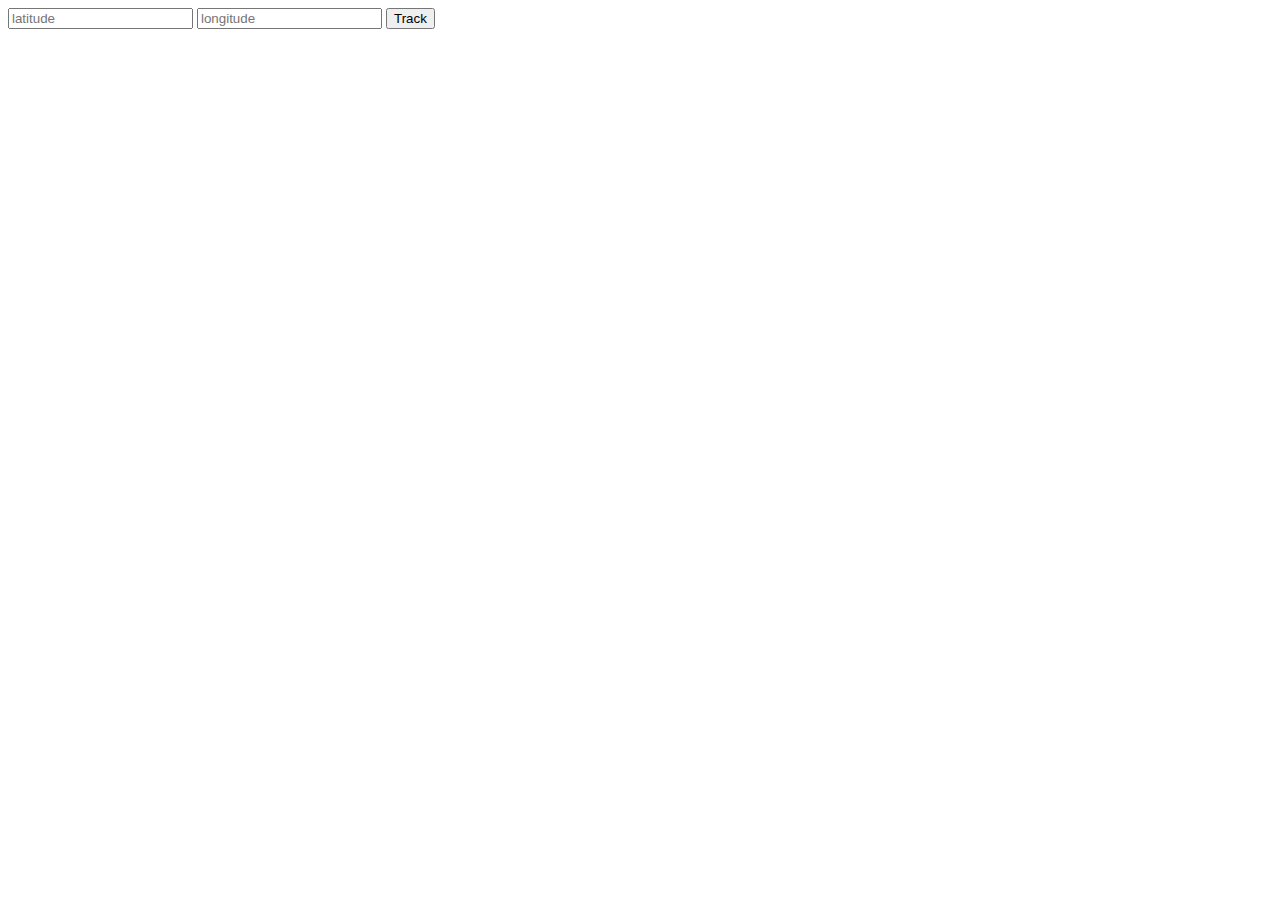
<file: FL_9_6_homework_ajax/homework/src/index.html>
<!DOCTYPE html>
<html lang="en">
<head>
  <meta charset="UTF-8">
  <meta name="viewport" content="width=device-width, initial-scale=1.0">
  <meta http-equiv="X-UA-Compatible" content="ie=edge">
  <link rel="stylesheet" href="style.css">
  <title>FL 9 3 homework AJAX</title>
</head>
<body>
  <input type="text" placeholder="latitude" id="latitude-input"/>
  <input type="text" placeholder="longitude" id="longitude-input"/>
  <button id="track">Track</button>
  <div id="load"></div>
  <div>
    <div id="water"></div>
    <div id="land"></div>
  </div>
  <script src="app.js"></script>
</body>
</html>
</file>
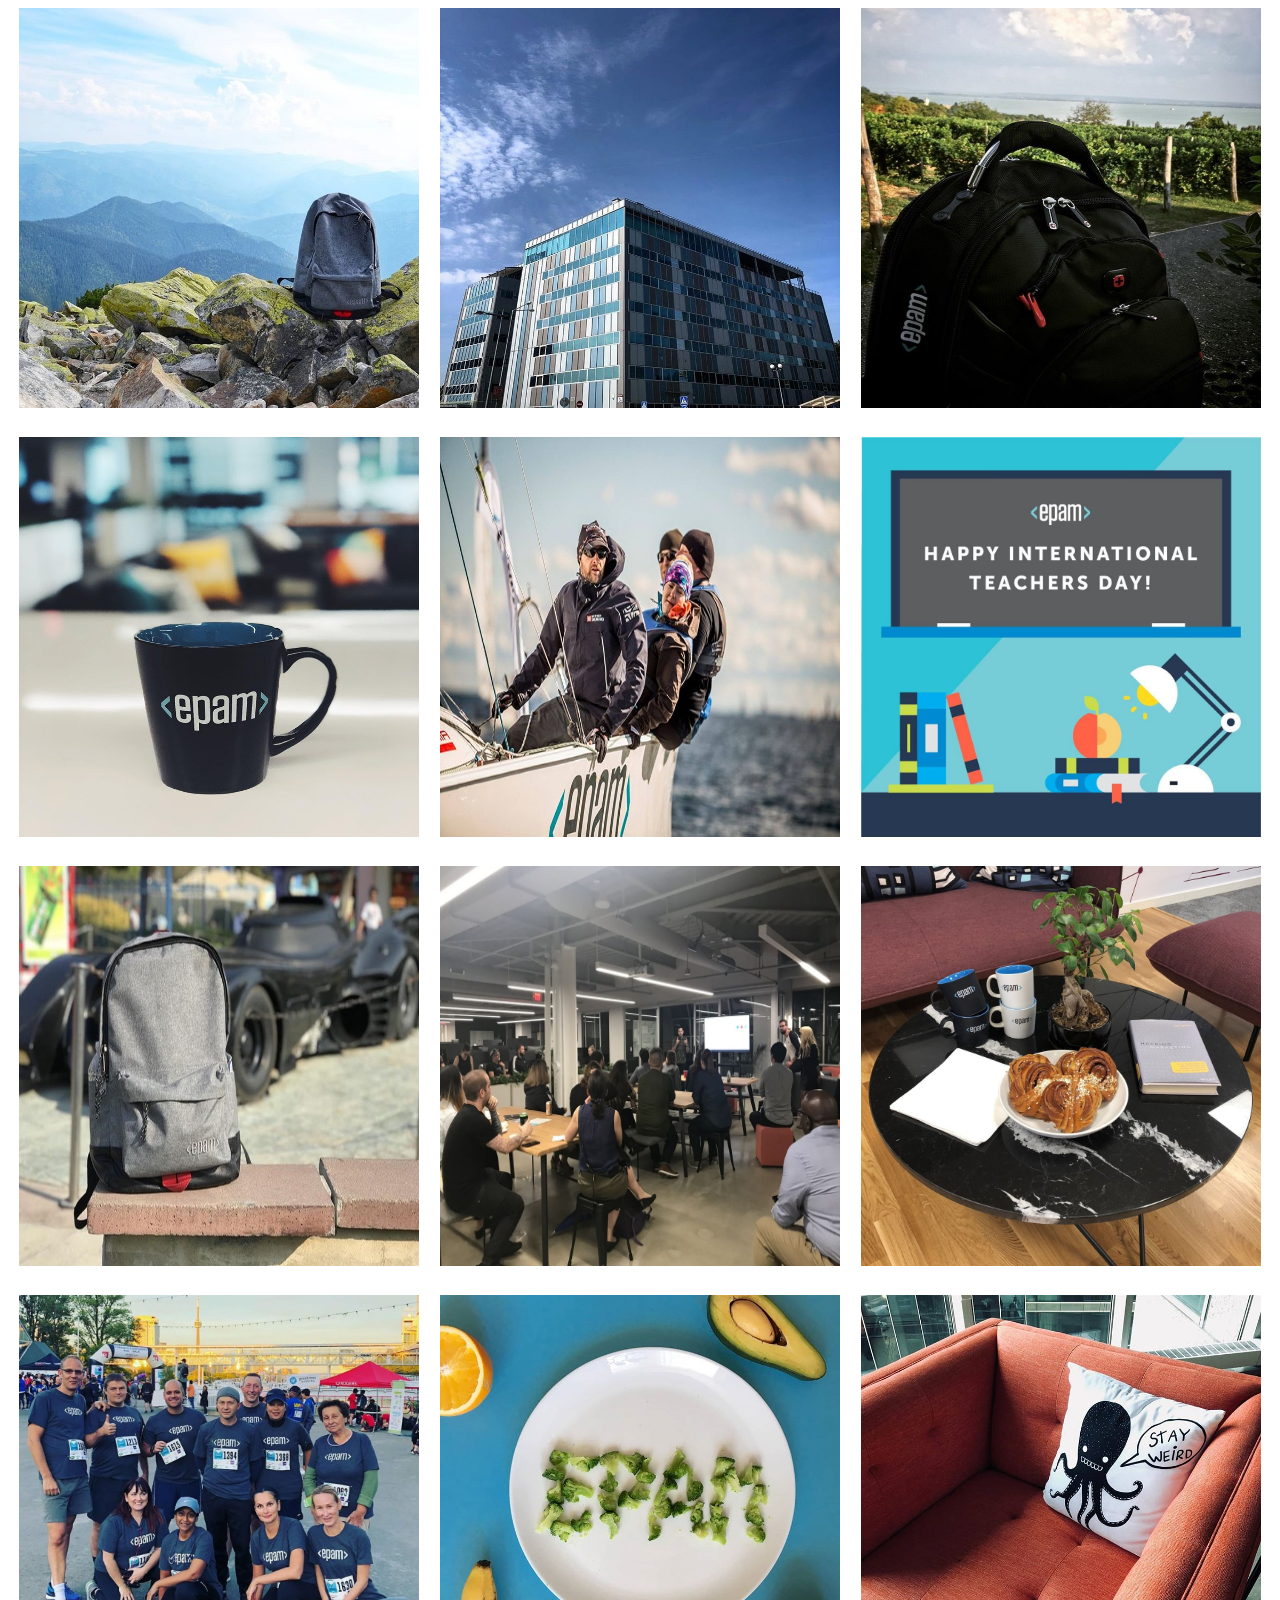
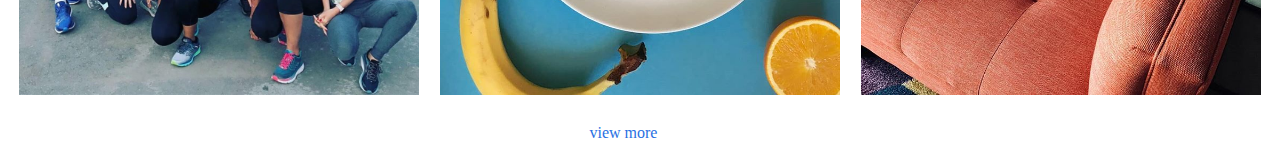
<file: FL_9_7_homework_jquery/homework/src/index.html>
<!DOCTYPE html>
<html lang="en">
<head>
  <meta charset="UTF-8">
  <meta name="viewport" content="width=device-width, initial-scale=1.0">
  <meta http-equiv="X-UA-Compatible" content="ie=edge">
  <link rel="stylesheet" href="css/style.css">
  <title>FL 9 7 homework jQuery</title>
</head>
<body>
  <div id="container"></div>
  <script src="js/jquery-3.3.1.min.js"></script>
  <script src="./js/app.js"></script>
</body>
</html>
</file>
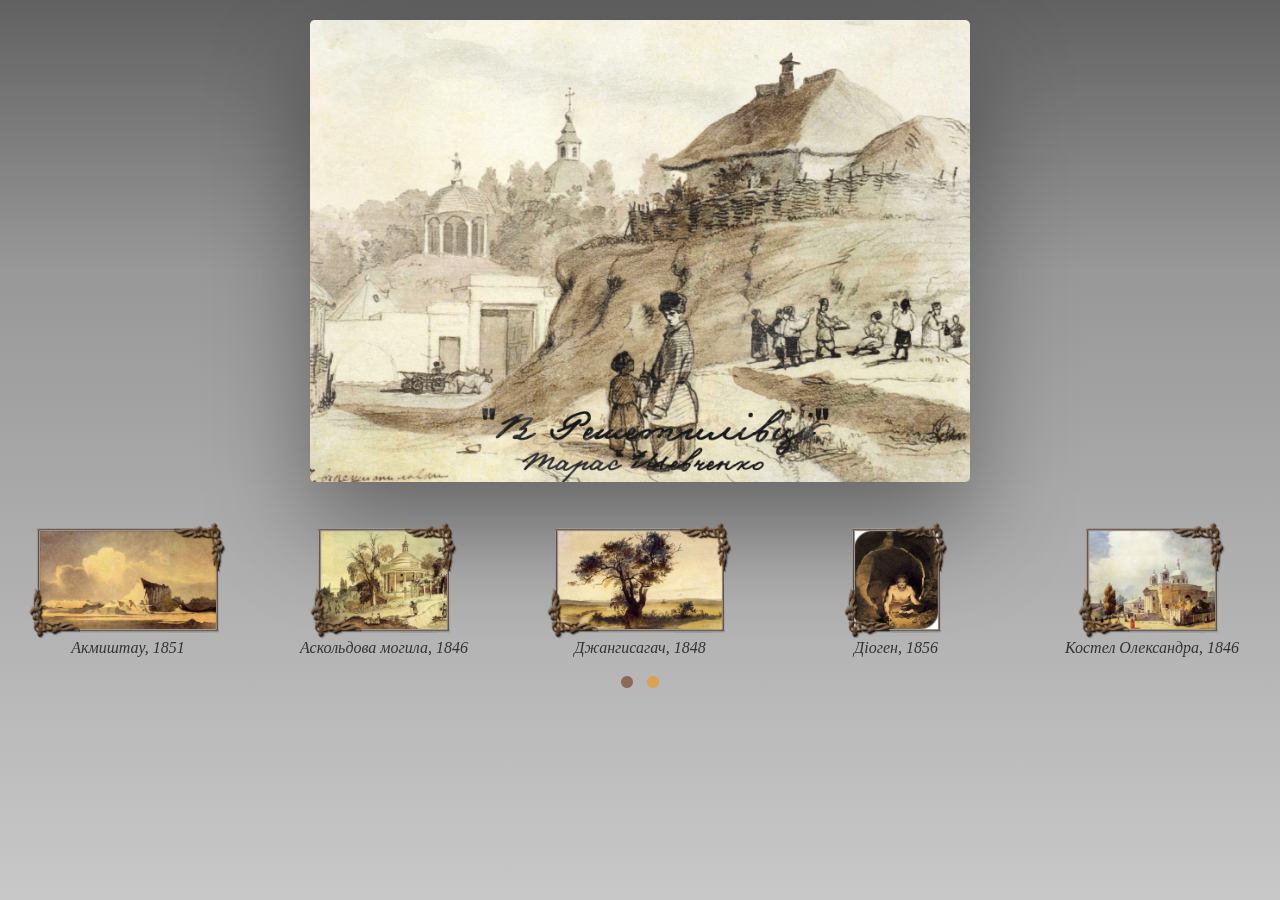
<file: offline/FL_9_2_homework_css-optimization/homework/index.html>
<!doctype html>
<html>
<head>
<meta charset="utf-8">
    <title>Optimization. Epam Lab</title>
    <link rel="stylesheet" href="css/main.css">
</head>

    <body>

        
        <figure class="poster-wrapper">
          <div data-offset="5" class="poster">
              <div class="shine"></div>
              <div data-offset="-10" class="layer-1"></div>
              <div class="layer-2"></div>
              <div data-offset="2" class="layer-3"></div>
              <div data-offset="5" class="layer-4"></div>
              <div data-offset="10" class="layer-5"></div>
          </div>
        </figure>

        <div id="owl-demo" class="owl-carousel">
          <a href="#">
            <figure>
              <img src="pics/akmyshtay.jpg" alt="Акмиштау, 1851">
              <figcaption>Акмиштау, 1851</figcaption>
            </figure>
          </a>
          <a href="#">
            <figure>
              <img src="pics/askoldova-mogyla.jpg" alt="Аскольдова могила, 1846">
              <figcaption>Аскольдова могила, 1846</figcaption>
            </figure>
          </a>
          <a href="#">
            <figure>
              <img src="pics/dgangysagach.jpg" alt="Джангисагач, 1848">
              <figcaption>Джангисагач, 1848</figcaption>
            </figure>
          </a>
          <a href="#">
            <figure>
              <img src="pics/diogen.jpg" alt="Діоген, 1856">
              <figcaption>Діоген, 1856</figcaption>
            </figure>
          </a>
          <a href="#">
            <figure>
              <img src="pics/kostel-oleksandra.jpg" alt="Костел Олександра, 1846">
              <figcaption>Костел Олександра, 1846</figcaption>
            </figure>
          </a>
          <a href="#">
            <figure>
              <img src="pics/kyrgyzenya.jpg" alt="Киргизеня, 1856">
              <figcaption>Киргизеня, 1856</figcaption>
            </figure>
          </a>
          <a href="#">
            <figure>
              <img src="pics/tsygan.jpg" alt="Циган, 1851">
              <figcaption>Циган, 1851</figcaption>
            </figure>
          </a>
          <a href="#">
            <figure>
              <img src="pics/znahar.jpg" alt="Знахар, 1841">
              <figcaption>Знахар, 1841</figcaption>
            </figure>
          </a>
        </div>
        <script src='http://cdnjs.cloudflare.com/ajax/libs/jquery/2.1.3/jquery.min.js'></script>
        <script src="js/main.js"></script>
    </body>
</html>
</file>
<file: FE_9_11_homework_dom/homework/assets/material-icons/material-icons.css>
@font-face {
  font-family: 'Material Icons';
  font-style: normal;
  font-weight: 400;
  src: url(MaterialIcons-Regular.eot); /* For IE6-8 */
  src: local('Material Icons'),
       local('MaterialIcons-Regular'),
       url(MaterialIcons-Regular.woff2) format('woff2'),
       url(MaterialIcons-Regular.woff) format('woff'),
       url(MaterialIcons-Regular.ttf) format('truetype');
}

.material-icons {
  font-family: 'Material Icons';
  font-weight: normal;
  font-style: normal;
  font-size: 24px;  /* Preferred icon size */
  display: inline-block;
  line-height: 1;
  text-transform: none;
  letter-spacing: normal;
  word-wrap: normal;
  white-space: nowrap;
  direction: ltr;

  /* Support for all WebKit browsers. */
  -webkit-font-smoothing: antialiased;
  /* Support for Safari and Chrome. */
  text-rendering: optimizeLegibility;

  /* Support for Firefox. */
  -moz-osx-font-smoothing: grayscale;

  /* Support for IE. */
  font-feature-settings: 'liga';
}
</file>
<file: FE_9_11_homework_dom/homework/assets/styles.css>
.add-action{
    width: 88%;
    margin-left: 30px;
    border: 1px solid #000;
    height: 20px;
}

.new-action{
    border-bottom: 2px solid #000;
    padding-bottom: 50px; 
    width: 96%;
    margin: 0 auto; 
}

.main-header{
    text-align: center;
    font-weight: 500;
}

.unchecked-icon{
    cursor: pointer;
}

.add-icon{
    position: relative;
    top: 11px;
    cursor: pointer;
    height: 30px;
    background: transparent;
    width: 30px;
    padding-left: 0px;
    padding-right: 0px;
    border: none;
    margin-left: 20px;
}

.list-item{
    display: flex;
    margin: 0 auto;
    width: 92%;
    margin-top: 20px;
    justify-content: space-between;
}

.action-text{
    flex-basis: 88%;
    margin-top: 7px;
    color: #000;
    font-weight: 500;
    pointer-events: none;
}

.notif-header{
    text-align: center;
}

.remove-action{
    margin-right: 45px;
    border: none;
    width: 30px;
    height: 30px;
    padding-right: 0px;
    padding-left: 0px;
    background: transparent;
    cursor: pointer;
}

.img-footer{
    height: 100px;
    position: relative;
    left: 45vw;
    top: 30px;
}

.material-icons{
    font-size: 32px;
}
</file>
<file: FE_9_12_homework_bom/homework/assets/styles.css>
.main-title{
    text-align: center;
}


.btn-addn-new{
  text-align: center;
}


.btn-addn-new button{
    padding: 10px;
    border: 1px solid;
    border-radius: 10px;
}

.add-item-page{
    display: flex;
    flex-direction: column;
    align-items: center;
}


.btn-wrap{
    margin-top: 20px;
}

.cancel-btn{
    margin-right: 20px;
}

.list-styl{
    list-style-type: none;
}

.item-styl{
    display: flex;
    height: 40px;
    justify-content: space-around;
}
</file>
<file: FE_9_1_homework_html-basics/homework/style.css>
html, body, div, span, applet, object, iframe,
h1, h2, h3, h4, h5, h6, p, blockquote, pre,
a, abbr, acronym, address, big, cite, code,
del, dfn, em, font, img, ins, kbd, q, s, samp,
small, strike, strong, sub, sup, tt, var,
b, u, i, center,
dl, dt, dd, ol, ul, li,
fieldset, form, label, legend,
table, caption, tbody, tfoot, thead, tr, th, td{background:transparent;border:0;margin:0;padding:0;vertical-align:baseline;}body{line-height:1;}h1, h2, h3, h4, h5, h6{clear:both;font-weight:normal;}ol, ul{list-style:none;}blockquote{quotes:none;}blockquote:before, blockquote:after{content:'';content:none;}del{text-decoration:line-through;}table{border-collapse:collapse;border-spacing:0;}a img{border:none;}#container{float:left;margin:0 -240px 0 0;width:100%;}#primary,
#secondary{float:right;overflow:hidden;width:220px;}#secondary{clear:right;}#footer{clear:both;width:100%;}.one-column #content{margin:0 auto;width:640px;}.single-attachment #content{margin:0 auto;width:900px;}body,
input,
textarea,
.page-title span,
.pingback a.url{font-family:Georgia, "Bitstream Charter", serif;}h3#comments-title,
h3#reply-title,
#access .menu,
#access div.menu ul,
#cancel-comment-reply-link,
.form-allowed-tags,
#site-info,
#site-title,
#wp-calendar,
.comment-meta,
.comment-body tr th,
.comment-body thead th,
.entry-content label,
.entry-content tr th,
.entry-content thead th,
.entry-meta,
.entry-title,
.entry-utility,
#respond label,
.navigation,
.page-title,
.pingback p,
.reply,
.widget-title,
.wp-caption-text{font-family:"Helvetica Neue", Arial, Helvetica, "Nimbus Sans L", sans-serif;}input[type="submit"]{font-family:"Helvetica Neue", Arial, Helvetica, "Nimbus Sans L", sans-serif;}pre{font-family:"Courier 10 Pitch", Courier, monospace;}code{font-family:Monaco, Consolas, "Andale Mono", "DejaVu Sans Mono", monospace;}#access .menu-header,
div.menu,
#colophon,
#branding,
#main,
#wrapper{margin:0 auto;width:940px;}#wrapper{background:#fff;margin-top:20px;padding:0 20px;}#footer-widget-area{overflow:hidden;}#footer-widget-area .widget-area{float:left;margin-right:20px;width:220px;}#footer-widget-area #fourth{margin-right:0;}#site-info{float:left;font-size:14px;font-weight:bold;width:700px;}#site-generator{float:right;width:220px;}body{background:#f1f1f1;}body,
input,
textarea{color:#666;font-size:12px;line-height:18px;}hr{background-color:#e7e7e7;border:0;clear:both;height:1px;margin-bottom:18px;}p{margin-bottom:18px;}ul{list-style:square;margin:0 0 18px 1.5em;}ol{list-style:decimal;margin:0 0 18px 1.5em;}ol ol{list-style:upper-alpha;}ol ol ol{list-style:lower-roman;}ol ol ol ol{list-style:lower-alpha;}ul ul,
ol ol,
ul ol,
ol ul{margin-bottom:0;}dl{margin:0 0 24px 0;}dt{font-weight:bold;}dd{margin-bottom:18px;}strong{font-weight:bold;}cite,
em,
i{font-style:italic;}big{font-size:131.25%;}ins{background:#ffc;text-decoration:none;}blockquote{font-style:italic;padding:0 3em;}blockquote cite,
blockquote em,
blockquote i{font-style:normal;}pre{background:#f7f7f7;color:#222;line-height:18px;margin-bottom:18px;overflow:auto;padding:1.5em;}abbr,
acronym{border-bottom:1px dotted #666;cursor:help;}sup,
sub{height:0;line-height:1;position:relative;vertical-align:baseline;}sup{bottom:1ex;}sub{top:.5ex;}small{font-size:smaller;}input[type="text"],
input[type="password"],
input[type="email"],
input[type="url"],
input[type="number"],
textarea{background:#f9f9f9;border:1px solid #ccc;box-shadow:inset 1px 1px 1px rgba(0,0,0,0.1);-moz-box-shadow:inset 1px 1px 1px rgba(0,0,0,0.1);-webkit-box-shadow:inset 1px 1px 1px rgba(0,0,0,0.1);padding:2px;}a:link{color:#0066cc;}a:visited{color:#743399;}a:active,
a:hover{color:#ff4b33;}.screen-reader-text{clip:rect(1px, 1px, 1px, 1px);overflow:hidden;position:absolute !important;height:1px;width:1px;}#header{padding:30px 0 0 0;}#site-title{float:left;font-size:30px;line-height:36px;margin:0 0 18px 0;width:700px;}#site-title a{color:#000;font-weight:bold;text-decoration:none;}#site-description{color:#000;clear:right;float:right;font-style:italic;margin:15px 0 18px 0;opacity:.65;width:220px;}#branding img{border-top:4px solid #000;border-bottom:1px solid #000;display:block;float:left;}#access{background:#000;display:block;float:left;margin:0 auto;width:940px;}#access .menu-header,
div.menu{font-size:13px;margin-left:12px;width:928px;}#access .menu-header ul,
div.menu ul{list-style:none;margin:0;}#access .menu-header li,
div.menu li{float:left;position:relative;}#access a{color:#aaa;display:block;line-height:38px;padding:0 10px;text-decoration:none;}#access ul ul{box-shadow:0px 3px 3px rgba(0,0,0,0.2);-moz-box-shadow:0px 3px 3px rgba(0,0,0,0.2);-webkit-box-shadow:0px 3px 3px rgba(0,0,0,0.2);display:none;position:absolute;top:38px;left:0;float:left;width:180px;z-index:99999;}#access ul ul li{min-width:180px;}#access ul ul ul{left:100%;top:0;}#access ul ul a{background:#333;line-height:1em;padding:10px;width:160px;height:auto;}#access li:hover > a,
#access ul ul:hover > a{background:#333;color:#fff;}#access ul li:hover > ul{display:block;}#access ul li.current_page_item > a,
#access ul li.current_page_ancestor > a,
#access ul li.current-menu-ancestor > a,
#access ul li.current-menu-item > a,
#access ul li.current-menu-parent > a{color:#fff;}* html #access ul li.current_page_item a,
* html #access ul li.current_page_ancestor a,
* html #access ul li.current-menu-ancestor a,
* html #access ul li.current-menu-item a,
* html #access ul li.current-menu-parent a,
* html #access ul li a:hover{color:#fff;}#main{clear:both;overflow:hidden;padding:40px 0 0 0;}#content{margin-bottom:36px;}#content,
#content input,
#content textarea{color:#333;font-size:16px;line-height:24px;}#content p,
#content ul,
#content ol,
#content dd,
#content pre,
#content hr{margin-bottom:24px;}#content ul ul,
#content ol ol,
#content ul ol,
#content ol ul{margin-bottom:0;}#content pre,
#content kbd,
#content tt,
#content var{font-size:15px;line-height:21px;}#content code{font-size:13px;}#content dt,
#content th{color:#000;}#content h1,
#content h2,
#content h3,
#content h4,
#content h5,
#content h6{color:#000;line-height:1.5em;margin:0 0 20px 0;}#content table{border:1px solid #e7e7e7;margin:0 -1px 24px 0;text-align:left;width:100%;}#content tr th,
#content thead th{color:#777;font-size:12px;font-weight:bold;line-height:18px;padding:9px 24px;border-right: 1px solid #e7e7e7;}#content tr td{border-top:1px solid #e7e7e7;padding:6px 24px;border-right: 1px solid #e7e7e7;}#content tr.odd td{background:#f2f7fc;}.hentry{margin:0 0 48px 0;}.home .sticky{background:#f2f7fc;border-top:4px solid #000;margin-left:-20px;margin-right:-20px;padding:18px 20px;}.single .hentry{margin:0 0 36px 0;}.page-title{color:#000;font-size:14px;font-weight:bold;margin:0 0 36px 0;}.page-title span{color:#333;font-size:16px;font-style:italic;font-weight:normal;}.page-title a:link,
.page-title a:visited{color:#777;text-decoration:none;}.page-title a:active,
.page-title a:hover{color:#ff4b33;}#content .entry-title{color:#000;font-size:21px;font-weight:bold;line-height:1.3em;margin-bottom:0;}.entry-title a:link,
.entry-title a:visited{color:#000;text-decoration:none;}.entry-title a:active,
.entry-title a:hover{color:#ff4b33;}.entry-meta{color:#777;font-size:12px;}.entry-meta abbr,
.entry-utility abbr{border:none;}.entry-meta abbr:hover,
.entry-utility abbr:hover{border-bottom:1px dotted #666;}.single-author .by-author{position:absolute !important;clip:rect(1px 1px 1px 1px);clip:rect(1px, 1px, 1px, 1px);}.entry-content,
.entry-summary{clear:both;padding:12px 0 0 0;}.entry-content .more-link{white-space:nowrap;}#content .entry-summary p:last-child{margin-bottom:12px;}.entry-content fieldset{border:1px solid #e7e7e7;margin:0 0 24px 0;padding:24px;}.entry-content fieldset legend{background:#fff;color:#000;font-weight:bold;padding:0 24px;}.entry-content input{margin:0 0 24px 0;}.entry-content input.file,
.entry-content input.button{margin-right:24px;}.entry-content label{color:#777;font-size:12px;}.entry-content select{margin:0 0 24px 0;}.entry-content sup,
.entry-content sub{font-size:10px;}.entry-content blockquote.left{float:left;margin-left:0;margin-right:24px;text-align:right;width:33%;}.entry-content blockquote.right{float:right;margin-left:24px;margin-right:0;text-align:left;width:33%;}.page-link{clear:both;color:#000;font-weight:bold;line-height:48px;word-spacing:0.5em;}.page-link a:link,
.page-link a:visited{background:#f1f1f1;color:#333;font-weight:normal;padding:0.5em 0.75em;text-decoration:none;}.home .sticky .page-link a{background:#d9e8f7;}.page-link a:active,
.page-link a:hover{color:#ff4b33;}body.page .edit-link{clear:both;display:block;}#entry-author-info{background:#f2f7fc;border-top:4px solid #000;clear:both;font-size:14px;line-height:20px;margin:24px 0;overflow:hidden;padding:18px 20px;}#entry-author-info #author-avatar{background:#fff;border:1px solid #e7e7e7;float:left;height:60px;margin:0 -104px 0 0;padding:11px;}#entry-author-info #author-description{float:left;margin:0 0 0 104px;}#entry-author-info h2{color:#000;font-size:100%;font-weight:bold;margin-bottom:0;}.entry-utility{clear:both;color:#777;font-size:12px;line-height:18px;}.entry-meta a,
.entry-utility a{color:#777;}.entry-meta a:hover,
.entry-utility a:hover{color:#ff4b33;}#content .video-player{padding:0;}.format-standard .wp-video,
.format-standard .wp-audio-shortcode,
.format-audio .wp-audio-shortcode,
.format-standard .video-player{margin-bottom:24px;}.home #content .format-aside p,
.home #content .category-asides p{font-size:14px;line-height:20px;margin-bottom:10px;margin-top:0;}.format-gallery .size-thumbnail img,
.category-gallery .size-thumbnail img{border:10px solid #f1f1f1;margin-bottom:0;}.format-gallery .gallery-thumb,
.category-gallery .gallery-thumb{float:left;margin-right:20px;margin-top:-4px;}.home #content .format-gallery .entry-utility,
.home #content .category-gallery .entry-utility{padding-top:4px;}.attachment .entry-content .entry-caption{font-size:140%;margin-top:24px;}.attachment .entry-content .nav-previous a:before{content:'\2190\00a0';}.attachment .entry-content .nav-next a:after{content:'\00a0\2192';}#content img.size-auto,
#content img.size-full,
#content img.size-large,
#content img.size-medium,
#content .entry-attachment img,
#content .widget-container img{max-width:100%;height:auto;}#ie8 #content img.size-auto,
#ie8 #content img.size-full,
#ie8 #content img.size-large,
#ie8 #content img.size-medium,
#ie8 #content .entry-attachment img{width:auto;}.alignleft,
img.alignleft{display:inline;float:left;margin-right:24px;margin-top:4px;}.alignright,
img.alignright{display:inline;float:right;margin-left:24px;margin-top:4px;}.aligncenter,
img.aligncenter{clear:both;display:block;margin-left:auto;margin-right:auto;}img.alignleft,
img.alignright,
img.aligncenter{margin-bottom:12px;}.wp-caption{background:#f1f1f1;line-height:18px;margin-bottom:20px;max-width:100%;padding:4px;text-align:center;}.wp-caption img{margin:5px 5px 0;max-width:622px;}.wp-caption p.wp-caption-text{color:#777;font-size:12px;margin:5px;}.wp-smiley{margin:0;}.gallery{margin:0 auto 18px;}.gallery .gallery-item{float:left;margin-top:0;text-align:center;}.gallery-columns-1 .gallery-item{width:100%;}.gallery-columns-2 .gallery-item{width:50%;}.gallery-columns-3 .gallery-item{width:33%;}.gallery-columns-4 .gallery-item{width:25%;}.gallery-columns-5 .gallery-item{width:20%;}.gallery-columns-6 .gallery-item{width:16%;}.gallery-columns-7 .gallery-item{width:14%;}.gallery-columns-8 .gallery-item{width:12%;}.gallery-columns-9 .gallery-item{width:11%;}.gallery-columns-1 img{max-width:620px;}.gallery-columns-2 img{max-width:288px;}.gallery-columns-3 img{max-width:177px;}.gallery-columns-4 img{max-width:122px;}.gallery-columns-5 img{max-width:88px;}.gallery-columns-6 img{max-width:66px;}.gallery-columns-7 img{max-width:50px;}.gallery-columns-8 img{max-width:39px;}.gallery-columns-9 img{max-width:29px;}.gallery-item img{height:auto;}.gallery-columns-2 .attachment-medium{max-width:92%;height:auto;}.gallery-columns-4 .attachment-thumbnail{max-width:84%;height:auto;}.gallery .gallery-caption{color:#777;font-size:12px;margin:0 0 12px;}.gallery dl{margin:0;}.gallery img{border:10px solid #f1f1f1;}.gallery br+br{display:none;}#content .entry-attachment img{display:block;margin:0 auto;}.navigation{color:#777;font-size:12px;line-height:18px;overflow:hidden;}.navigation a:link,
.navigation a:visited{color:#777;text-decoration:none;}.navigation a:active,
.navigation a:hover{color:#ff4b33;}.nav-previous{float:left;width:50%;}.nav-next{float:right;text-align:right;width:50%;}#nav-above{margin:0 0 18px 0;}#nav-above{display:none;}.paged #nav-above,
.single #nav-above{display:block;}#nav-below{margin:-18px 0 0 0;}#comments{clear:both;}#comments .navigation{padding:0 0 18px 0;}h3#comments-title,
h3#reply-title{color:#000;font-size:20px;font-weight:bold;margin-bottom:0;}h3#comments-title{padding:24px 0;}.commentlist{list-style:none;margin:0;}.commentlist li.comment{border-bottom:1px solid #e7e7e7;line-height:24px;margin:0 0 24px 0;padding:0 0 0 56px;position:relative;}.commentlist li:last-child{border-bottom:none;margin-bottom:0;}#comments .comment-body ul,
#comments .comment-body ol{margin-bottom:18px;}#comments .comment-body p:last-child{margin-bottom:6px;}#comments .comment-body blockquote p:last-child{margin-bottom:24px;}.commentlist ol{list-style:decimal;}.commentlist .avatar{position:absolute;top:4px;left:0;}.comment-author{}.comment-author cite{color:#000;font-style:normal;font-weight:bold;}.comment-author .says{font-style:italic;}.comment-meta{font-size:12px;margin:0 0 18px 0;}.comment-meta a:link,
.comment-meta a:visited{color:#777;text-decoration:none;}.comment-meta a:active,
.comment-meta a:hover{color:#ff4b33;}.commentlist .even{}.commentlist .bypostauthor{}.commentlist .bypostauthor > div{background:#f2f7fc;border-top:4px solid #000;margin-bottom:10px;padding:10px 0 0 20px;}.reply{font-size:12px;padding:0 0 24px 0;}.reply a,
a.comment-edit-link{color:#777;}.reply a:hover,
a.comment-edit-link:hover{color:#ff4b33;}.commentlist .children{list-style:none;margin:0;}.commentlist .children li{border:none;margin:0;}.nopassword,
.nocomments{display:none;}#comments .pingback{border-bottom:1px solid #e7e7e7;margin-bottom:18px;padding-bottom:18px;}.commentlist li.comment+li.pingback{margin-top:-6px;}#comments .pingback p{color:#777;display:block;font-size:12px;line-height:18px;margin:0;}#comments .pingback .url{font-size:13px;font-style:italic;}input[type="submit"]{color:#333;}#respond{border-top:1px solid #e7e7e7;margin:24px 0;overflow:hidden;position:relative;}#respond p{margin:0;}#respond .comment-notes{margin-bottom:1em;}.form-allowed-tags{line-height:1em;}.children #respond{margin:0 48px 0 0;}h3#reply-title{margin:18px 0;}#comments-list #respond{margin:0 0 18px 0;}#comments-list ul #respond{margin:0;}#cancel-comment-reply-link{font-size:12px;font-weight:normal;line-height:18px;}#respond .required{color:#ff4b33;font-weight:bold;}#respond label{color:#777;font-size:12px;}#respond input{margin:0 0 9px;width:98%;}#respond textarea{width:98%;}#respond .form-allowed-tags{color:#777;font-size:12px;line-height:18px;}#respond .form-allowed-tags code{font-size:11px;}#respond .form-submit{margin:12px 0;}#respond .form-submit input{font-size:14px;width:auto;}.widget-area ul{list-style:none;margin-left:0;}.widget-area ul ul{list-style:square;margin-left:1.3em;}.widget-area select{max-width:100%;}.widget_search #s{width:60%;}.widget_search label{display:none;}.widget-container{word-wrap:break-word;-webkit-hyphens:auto;-moz-hyphens:auto;hyphens:auto;margin:0 0 18px 0;}.widget-container .wp-caption img{margin:auto;}.widget-container.widget_image .wp-caption{width:auto;}.widget-container.widget_image .wp-caption img{margin-left:-8px;}.widget-title{color:#222;font-size:14px;font-weight:bold;}.widget-area a:link,
.widget-area a:visited{text-decoration:none;}.widget-area a:active,
.widget-area a:hover{text-decoration:underline;}.widget-area .entry-meta{font-size:11px;}#wp_tag_cloud div{line-height:1.6em;}#wp-calendar{width:100%;}#wp-calendar caption{color:#222;font-size:14px;font-weight:bold;padding-bottom:4px;text-align:left;}#wp-calendar thead{font-size:11px;}#wp-calendar thead th{}#wp-calendar tbody{color:#aaa;}#wp-calendar tbody td{background:#f5f5f5;border:1px solid #fff;padding:3px 0 2px;text-align:center;}#wp-calendar tbody .pad{background:none;}#wp-calendar tfoot #next{text-align:right;}.widget_rss a.rsswidget{color:#000;}.widget_rss a.rsswidget:hover{color:#ff4b33;}.widget_rss .widget-title img{width:11px;height:11px;}#main .widget-area ul{margin-left:0;padding:0 20px 0 0;}#main .widget-area ul ul{border:none;margin-left:1.3em;padding:0;}#primary{}#secondary{}#footer-widget-area{}#main .widget-container.music-player ul{margin:0;}#footer{margin-bottom:20px;}#colophon{border-top:4px solid #000;margin-top:-4px;overflow:hidden;padding:18px 0;}#site-info{font-weight:bold;}#site-info a{color:#000;text-decoration:none;}#site-generator{font-style:italic;position:relative;}#site-generator a{background:url(images/wordpress.png) center left no-repeat;color:#666;display:inline-block;line-height:16px;padding-left:20px;text-decoration:none;}#site-generator a:hover{text-decoration:underline;}img#wpstats{display:block;margin:0 auto 10px;}pre{-webkit-text-size-adjust:140%;}code{-webkit-text-size-adjust:160%;}#access,
.entry-meta,
.entry-utility,
.navigation,
.widget-area{-webkit-text-size-adjust:120%;}#site-description{-webkit-text-size-adjust:none;}@media print{body{background:none !important;}#wrapper{clear:both !important;display:block !important;float:none !important;position:relative !important;}#header{border-bottom:2pt solid #000;padding-bottom:18pt;}#colophon{border-top:2pt solid #000;}#site-title,	#site-description{float:none;line-height:1.4em;margin:0;padding:0;}#site-title{font-size:13pt;}.entry-content{font-size:14pt;line-height:1.6em;}.entry-title{font-size:21pt;}#access,	#branding img,	#respond,	.comment-edit-link,	.edit-link,	.navigation,	.page-link,	.widget-area{display:none !important;}#container,	#header,	#footer{margin:0;width:100%;}#content,	.one-column #content{margin:24pt 0 0;width:100%;}.wp-caption p{font-size:11pt;}#site-info,	#site-generator{float:none;width:auto;}#colophon{width:auto;}img#wpstats{display:none;}#site-generator a{margin:0;padding:0;}#entry-author-info{border:1px solid #e7e7e7;}#main{display:inline;}.home .sticky{border:none;}}
img{width: 140px;vertical-align: middle; display:block; margin:0 auto;margin-left: calc(50% - 50px);margin-bottom: 20px;}nav > a{padding: 10px;color: #0279c1;}nav > a b:hover{color: #00527a;}nav > a:visited{color: #0279c1;}article{padding-left: 10px;}footer{margin-top: 20px;padding: 40px 20px;text-align: center;background: #3333;}
</file>
<file: FE_9_2_homework_css-basics/homework/css/general.css>
/* 

please don't edit this styles

*/

h2.tm-section-title{color:red}a:focus{color:#666;outline:0}ul{padding:0;margin:0}body{background-color:#f2f2f2;color:#000;font-family:'Open Sans',Helvetica,Arial,sans-serif;font-size:16px;font-weight:300;padding-top:30px;overflow-x:hidden}section:before{position:absolute;z-index:1}.box,.tm-content-box,.tm-main-nav{background-color:#fff}.tm-sidebar{position:fixed;width:360px}.tm-main-nav{font-size:1.6667em;padding-top:15px;padding-bottom:10px;text-align:center}.tm-nav-item{list-style:none;width:100%;padding:15px 30px}.tm-nav-item-link{border:1px solid transparent;color:#666;display:block;padding:10px;width:100%;-webkit-transition:all .3s ease;transition:all .3s ease}.carousel-indicators li,.tm-banner-inner{border:1px solid #999}.flex-2-col,.tm-banner-inner{display:-webkit-box;display:-webkit-flex;display:-ms-flexbox}.tm-nav-item-link.active,.tm-nav-item-link:hover{color:#666;text-decoration:none;border:1px solid #999}.tm-nav-item-link:focus{text-decoration:none}.tm-banner-text,.tm-banner-title,.tm-section-title{color:#666;font-weight:300;margin-top:0}.tm-section-title{margin-bottom:20px}.tm-section-title-box{margin-bottom:0}.tm-banner-title{font-size:3.3em;letter-spacing:2px;text-transform:uppercase}.tm-main-content{margin-left:360px;padding-left:30px}.tm-content-box{margin-bottom:30px}.pad{padding:50px}.tm-banner{height:370px;padding:30px}.tm-banner-inner{height:100%;text-align:center;display:flex;-webkit-box-orient:vertical;-webkit-box-direction:normal;-webkit-flex-direction:column;-ms-flex-direction:column;flex-direction:column;-webkit-box-align:center;-webkit-align-items:center;-ms-flex-align:center;align-items:center;-webkit-box-pack:center;-webkit-justify-content:center;-ms-flex-pack:center;justify-content:center}.tm-banner-text{font-size:1.4em}.flex-2-col{display:flex;-webkit-box-align:center;-webkit-align-items:center;-ms-flex-align:center;align-items:center}.boxes,.tm-box-bg-title{display:-webkit-box;display:-webkit-flex;display:-ms-flexbox}.flex-item{-webkit-box-flex:0 1 auto;-webkit-flex:0 1 auto;-ms-flex:0 1 auto;flex:0 1 auto}.section-description{line-height:1.8;margin-bottom:25px}.section-description:last-child{margin-bottom:0}.tm-team-description-container{max-width:500px}.tm-team-info{display:flex}.box{list-style:none;width:33.3333%;height:auto;border:1px solid silver;border-width:0 1px 1px 0;padding:10px}.box-bg{position:relative}.tm-box-bg-title{position:absolute;top:0;right:0;bottom:0;left:0;display:flex;-webkit-box-align:center;-webkit-align-items:center;-ms-flex-align:center;align-items:center;-webkit-box-pack:center;-webkit-justify-content:center;-ms-flex-pack:center;justify-content:center}.boxes{display:flex;-webkit-flex-wrap:wrap;-ms-flex-wrap:wrap;flex-wrap:wrap}.gallery-container a{cursor:-webkit-zoom-in;cursor:zoom-in}.carousel{position:relative;height:auto;padding:50px 50px 80px;text-align:center}.carousel-indicators{bottom:30px}.carousel-content{color:#000;display:-webkit-box;display:-webkit-flex;display:-ms-flexbox;display:flex;-webkit-box-align:center;-webkit-align-items:center;-ms-flex-align:center;align-items:center}.carousel-indicators .active{background-color:#999}.contact-form{overflow:hidden}.form-control{border-radius:0;font-size:1em}.form-control:focus{border-color:#999;box-shadow:inset 0 1px 1px rgba(0,0,0,.075),0 0 8px rgba(153,153,153,.45)}.form-group{margin-bottom:20px}.form-group-2-col-left{padding-left:0;padding-right:5px}.form-group-2-col-right{padding-right:0;padding-left:5px}.mandatory-field:after{position:absolute;top:0;right:7px}.submit-btn{border-radius:0;background:0;border:1px solid #999;color:#999;float:right;font-size:1.4em;font-weight:300;padding:15px 60px;-webkit-transition:all .3s ease;transition:all .3s ease}.submit-btn:active,.submit-btn:active:focus,.submit-btn:active:hover,.submit-btn:focus,.submit-btn:hover,.submit-btn:visited{background:#999;border:1px solid #999;color:#fff}.tm-footer{color:#666;padding-bottom:15px}
</file>
<file: FE_9_2_homework_css-basics/homework/css/style.css>
@media print {
    .tm-main-content{
        margin: 0 auto;
    }
    .tm-sidebar, #about, .blocks, #ideas, #ideas + section, .heading{
        display: none;
    }
    #home{
        width: 90%;
        margin-bottom: 0px;
        padding-bottom: 0px;
        margin: 0 auto;    
    }
    .tm-banner{
        padding: 0px;
        height: 200px;
    }
    section{
        margin-top: 0px;
        padding-top: 0px;
    } 
    section .tm-content-box{
        flex-direction: column;
        align-items: flex-start;
        margin-bottom: 15px;
    }  
    .pad{
        padding-top: 25px;
        padding-bottom: 0px;
    }
    .pad > h2{
       color: blue;
    }
    .pad > p{
        width: 545px;
    }
    .flex-item:last-child{
        margin: 0 auto;
    }
}

@media screen {
    .box img{
        border-radius: 50%;
    }
    .box-bg h2:hover{
        color: #ffffff;
        background-color: #2aabc5;
        font-weight: bolder;
        font-size: 3rem;
    }
    p::first-letter {
       color: #76cdd7;
       font-size: 30px;
    }
    .tm-main-nav, .tm-content-box{
        box-shadow: 0 0 8px black;
    }
    .tm-content-box {
        position: relative;
    }
    section::before, #home::before, #about::before, .blocks .tm-content-box:last-child::before {
    content:"";
    border-style: solid;
    border-width: 25px 100px 0px 0;
    border-color: #2aabc5 transparent transparent;
    position: absolute;
    z-index: 1;
    }

    .carousel-item .tm-section-title {
        color: gainsboro;
        letter-spacing: 5px;
    }
    h2+p {
      font-style: italic;
    }
    p:not(.tm-banner-text){
        text-indent: 1.5em;
        line-height: 2em;
    }
    .heading h2{
        color: #76cdd8;
        text-align: center;
    }
   .heading .pad a{
    color: #000000;
    }
    .heading .pad  a:visited{
         color: silver;
    }
    .heading .pad  a:hover{
        text-decoration: underline double;
        color: #76cdd8;
    }
   .heading .pad  li:first-child::after, .heading .pad  li:nth-child(3)::after{
    vertical-align:text-top;   
    content: "New";
    color: red;
    font-size: .6em;  
    }
   .tm-content-box:last-child li p::first-letter {
     color: #000000;
   }
   .tm-content-box:last-child li p{
       text-indent: 0;
       font-size: 1.5em;
       line-height: 1.6em;
   }
   .tm-content-box:last-child li img{
       border-radius: 0;
   }
   .tm-content-box:last-child li:nth-child(odd){
       background-color: #e8e5e5;
   }
   .tm-content-box:last-child li h2{
    font-size: 2.6em;
    border-bottom: 30px;
   }
   .tm-nav-item:not(:last-of-type) {
    border-bottom: silver 2px dotted;
   }
   .contact-form input{
       color:red;
   }
   .submit-btn{
       color: red;
   }
   .submit-btn:hover{
       background-color: #71b0f2;
       color: white;
       border: none;
   }
   .mandatory-field::after{
      content: "*";
      color: red;
      font-weight: bolder;
   }
}
</file>
<file: FE_9_4_homework_css-layouts/homework/css/style.css>
body{
     margin: 0;
     padding: 0;
     font-family: Open Sans;
 }

 header{
     background: url('../img/apples.jpg') center;
     height: 740px;
 }

 .navbar{
     margin: 0px 15px 0px 15px;
     display: flex;
     justify-content:space-between;
     padding-top: 30px;
     color: #FFF;
 }

 nav a{
    margin-right: 15px;
    cursor: pointer;
 }

 header h1, header p {
     text-align: center;
     color: #FFF;
 }

 header h1 {
    margin-top: 140px;
    letter-spacing: 7px;
    font-weight: 500;
    font-size: 54px;
    margin-bottom: 0px;
 }

 header h1 span{
    font-size: 95px;
 }

 header p {
     text-transform: capitalize;
     margin-bottom: 170px;
    font-size: 14px;
 }

 header div{
     text-align: center;
     color: #FFF;
     padding-bottom: 60px;
 }

 .show_more a{
    text-decoration: none;
    color: #FFF;
    border: 2px solid #FFF;
    padding-left: 70px;
    padding-right: 70px;
    padding-top: 7px;
    padding-bottom: 7px;
    opacity: 0.5;
    background-color: #000;
 }


 section article{
    display: flex;
    justify-content: space-around;
    margin-top: 60px;
    margin-bottom: 60px;
    padding-top: 70px;
 }

 section article p:first-child{
    flex-basis: 40%;
    font-size: 20px;
    margin-top: 10px;
 }

 section article p:last-child{
    flex-basis: 44%;
    font-size: 14px;
 }

 section article{
    width: 94%;
    margin: 0 auto;
    display: flex;
    justify-content: space-between;
    padding-bottom: 10px;
 }


 .featured_articles{
     background-color: rgb(243, 243, 243);
     padding-bottom: 40px;
 }

 .featured_articles h3{
    text-align: center;
    padding-bottom: 50px;
    padding-top: 100px;
    font-weight: 500;
 }
 .img_article{
     position: relative;
     width: 64%;
     overflow: hidden;
 }

 .img_article p{
    position: absolute;
    bottom: 0px;
    color: #FFF;
    left: 20px;
    text-shadow: 1px 1px 2px rgba(150, 150, 150, 1);
 }

 .img_article span{
    position: absolute;
    top: 25px;
    right: 20px;
    border: 3px solid #FFF;
    color: #FFF;
    padding: 3px 12px 3px 12px;
    opacity: 0.5;
    background-color: #000;
 }


 .text_article{
    width: 36%;
    text-align: center;
    align-self: center;
    padding: 20px;
    width: 40%;
 }

 .subscribe{
    width: 94%;
    margin: 0 auto;
    display: flex;
    background-color: #FFF;
    padding-top: 50px;
    margin-top: 30px;
    padding-bottom: 50px;
 }

 .subscribe h3{
     padding: 0;
     margin: 0;
     align-self: center;
     text-indent: 30px;
     font-size: 26px;
     width: 30%;
 }

 .email_input{
     height: 40px;
     border: 1px solid #000;
     width: 55%;
     margin-left: 20px;
 }

 .email_input::placeholder{
     color: #000;
     padding-left: 15px;
 }

 .subscribe_btn{
     height: 44px;
     color: #fff;
     background-color: #343638;
     border: none;
     cursor: pointer;
     padding-left: 20px;
     padding-right: 20px;
 }

 .footer_section{
    display: flex;
    margin: 0 auto;
    width: 94%;
    padding-top: 80px;
    justify-content: space-between;
    padding-bottom: 90px;
 }

 .inside_article{
     display: flex;
     width: 70%;
     justify-content: space-between;
 }

 .inside_article div{
     width: 30%;
 }

 .inside_article div p {
    color: #A4A4A4;
 }

 .inside_article div:nth-child(2) p{
    font-style: italic;
 }

 .newsletter{
     width: 23%;
 }

 .newsletter p{
    color: #A4A4A4;  
 }

 .newsletter form{
    display: flex;
 }

 .footer_email_input{
    border: 1px solid #000;
    height: 30px;
    width: 65%;
 }

 .footer_email_input::placeholder{
    color: #000; 
    padding-left: 10px;  
 }

 .footer_email_input + input{
    color: #fff;
    background-color: #343638;
    border: none;
    cursor: pointer;
 }
 

 .footer_nav{
    display: flex;
    margin: 0 auto;
    width: 94%;
    justify-content: space-between;
    border-top: 2px solid #f0f0f0;
 }

 .footer_nav p{
    color: #9E9E9E;
 }

 .footer_nav ul{
     display: flex;
     list-style-type: none;
     width: 20%;
     justify-content: space-between;
     margin-right: 20px;
 }

 .footer_nav ul li a{
     text-decoration: none;
     color: #343638;
 }
</file>
<file: FE_9_5_homework_responsive/homework/src/styles.css>
/*
 * Feel free to change name of colors if you need it
 * Feel free to add new colors if you need it
 */
:root {
  --bg-color--dark: #0a1223;
  --bg-color--light: #fff;
  --link: #5d5d5d;
  --link--active: #54597d;
  --link--hover: #54597d;
  --article-title: #ddd;
  --article-title--dark: #000;
  --thumbnail--description: #5d5d5d;

  /* These styles are needed only for media query max-width: 575px */

  /* The 'Up' button (circle button at right bottom corner) */
  --btn-color: #fff;
  --btn-bg-color: #5ebcff;

  --navigation-border-bottom: #ddd;
  --thumbnail-title: #484747;
}

/* Your styles go here */
body{
  background-color: #0a1223;
}

.active{
  color: #54597d;
}

nav{
  text-align: right;
  padding-top: 15px;
}

nav a{
  color: #5d5d5d;
  margin-right: 2%;
  cursor: pointer;
  text-decoration: none;
}

nav a:hover{
  color: #54597d;
}

nav a:active{
  color: #54597d;
}

.main_header{
  text-align: center;
  padding-top: 100px;
  color: #ddd;
  font-size: 72px;
  margin-bottom: 100px;
}

main{
  margin: 0 auto;
  width: 82%;
}

main article{
  display: flex;
  justify-content: space-between;
  margin-bottom: 40px;
}

main article:nth-child(odd) {
  flex-direction: row-reverse;
}

main article div{
  width: 45%;
}

.article_image img{
  width: 100%;
}


.article_text p{
  text-indent: 20px;
  color: #5d5d5d;
  width: 94%;
  text-align: justify;
}

.article_text h3{
  width: 90%;
  color: #ddd;
  font-size: 32px;
  background: linear-gradient(45deg, #fff 33%, #5d5d5d 66%, #5d5d5d);
  -webkit-background-clip: text;
  -webkit-text-fill-color: transparent
}


@media(max-width: 991px ){
  nav{
    text-align: center;
    padding-top: 15px;
  }

  main article{
    flex-direction: column;
    align-items: center;
  }

  .article_text{
    width: 100%;
  }

  main article:nth-child(odd){
    flex-direction: column;
    align-items: center;
  }
}

@media(max-width: 575px){

  body {
    background-color:#fff;
  }

  nav a:active {
    font-weight: bold;
  }

  .active{
    font-weight: bold;
  }
  
  nav{
    display: flex;
    flex-direction: column;
  }

  nav a{
    width: 100%;
    text-align: left;
    font-size: 30px;
    border-bottom: 1px solid #ddd;
    padding-bottom: 5px;
    text-decoration: none;
  }

  .main_header{
    color: #000;
  }


  .article_text h3{
    font-size: 10vw;
    color: #484747;
    background: unset;   
    -webkit-text-fill-color: unset;
    -webkit-background-clip: unset;
  }

  .article_image{
    width: 80%;
  }

  .up_btn{
    position: fixed;
    bottom: 30px;
    right: 30px;
    text-align: center;
    text-decoration: none;  
    display: block;
    width: 60px;
    height: 60px;
    line-height: 60px;
    border-radius: 50%;
    background-color: #5ebcff;
    color: #fff;
    box-shadow: 10px 10px 20px #D3D3D3;
  }
}
</file>
<file: FL_9_6_homework_ajax/homework/src/style.css>
.loader {
    border: 16px solid #f3f3f3; /* Light grey */
    border-top: 16px solid #3498db; /* Blue */
    border-radius: 50%;
    width: 120px;
    height: 120px;
    animation: spin 2s linear infinite;
}

@keyframes spin {
    0% { transform: rotate(0deg); }
    100% { transform: rotate(360deg); }
}

.water-animation {
    width: 100px;
    height: 100px;
    background-color: #063989;
    position: relative;
    -webkit-animation-name: example;
    -webkit-animation-duration: 4s; 
    animation-name: example;
    animation-duration: 4s;
}

@-webkit-keyframes example {
    0%   {background-color:#92bbfc; left:0px; top:0px;}
    25%  {background-color:#92bbfc; left:200px; top:0px;}
    50%  {background-color:#063989; left:200px; top:200px;}
    75%  {background-color:#92bbfc; left:0px; top:200px;}
    100% {background-color:#92bbfc; left:0px; top:0px;}
}

@keyframes example {
    0%   {background-color:#92bbfc; left:0px; top:0px;}
    25%  {background-color:#92bbfc; left:200px; top:0px;}
    50%  {background-color:#063989; left:200px; top:200px;}
    75%  {background-color:#92bbfc; left:0px; top:200px;}
    100% {background-color:#92bbfc; left:0px; top:0px;}
}

.land-animation {
    margin: auto;
    width: 100px;
    height: 100px;
    background: #7a570b;
    animation: land 3s ease-out .1s infinite ;
}

@keyframes land {
    0% {
        border-radius: 0 0 0 0;
        transform: rotate(0deg);
    }
    50% {
        border-radius: 50% 50% 0 0 0;
        transform: rotate(90deg);
    }
    100% {
        border-radius: 50% 50% 50% 50%;
        transform: rotate(180deg);
    }
}
</file>
<file: FL_9_7_homework_jquery/homework/src/css/style.css>
.img-item{
    width: 400px;
    height: 400px;
}

.main-wrapper{
    display: flex;
    justify-content: space-around;
    flex-wrap: wrap;
}

.list-item{
    flex-basis: 20%;
    margin-bottom: 25px;
}

.view-more-btn{
    color: #2870e2;
    position: relative;
    left: 46%;
}

.modal-window{
    display: block;
    position: fixed;
    z-index: 1; 
    padding-top: 100px; 
    left: 0;
    top: 0;
    width: 100%; 
    height: 100%; 
    overflow: auto; 
    background-color: #000; 
    background-color: #000; 
}

.modal-content{
    background-color: #fefefe;
    margin: auto;
    padding: 20px;
    border: 1px solid #888;
    width: 80%;
    display: flex;
    justify-content: space-between;
}

.image-in-section{
    width: 90%;
}

.text-section{
    width: 40%;
}

.logo{
    width: 60px;
    height: 60px;
    border-radius: 80px;
    position: absolute;
}

.info{
    position: relative;
    left: 30%;
    top: 45%;
}

.follow-link{
    color: #2870e2;
}

.comment-cl{
    position: relative;
    top: 20%;
}

.likes-count{
    position: relative;
    top:50%;
    font-weight: bold;
}

.location{
    position: relative;
    left: 30%;
}

.comment-input{
    position: relative;
    top: 210px;
    height: 35px;
    width: 100%;
    font-weight: bold;
}
</file>
<file: offline/FL_9_2_homework_css-optimization/homework/css/main.css>
/* 
 * 	Core Owl Carousel CSS File
 *	v1.3.3
 */

/* clearfix */
.owl-carousel .owl-wrapper:after {
	content: ".";
	display: block;
	clear: both;
	visibility: hidden;
	line-height: 0;
	height: 0;
}
/* display none until init */
.owl-carousel{
	display: none;
	position: relative;
	width: 100%;
	-ms-touch-action: pan-y;
}
.owl-carousel .owl-wrapper{
	display: none;
	position: relative;
	-webkit-transform: translate3d(0px, 0px, 0px);
}
.owl-carousel .owl-wrapper-outer{
	overflow: hidden;
	position: relative;
	width: 100%;
}
.owl-carousel .owl-wrapper-outer.autoHeight{
	-webkit-transition: height 500ms ease-in-out;
	-moz-transition: height 500ms ease-in-out;
	-ms-transition: height 500ms ease-in-out;
	-o-transition: height 500ms ease-in-out;
	transition: height 500ms ease-in-out;
}
	
.owl-carousel .owl-item{
	float: left;
}
.owl-controls .owl-page,
.owl-controls .owl-buttons div{
	cursor: pointer;
}
.owl-controls {
	-webkit-user-select: none;
	-khtml-user-select: none;
	-moz-user-select: none;
	-ms-user-select: none;
	user-select: none;
	-webkit-tap-highlight-color: rgba(0, 0, 0, 0);
}

/* fix */
.owl-carousel  .owl-wrapper,
.owl-carousel  .owl-item{
	-webkit-backface-visibility: hidden;
	-moz-backface-visibility:    hidden;
	-ms-backface-visibility:     hidden;
  -webkit-transform: translate3d(0,0,0);
  -moz-transform: translate3d(0,0,0);
  -ms-transform: translate3d(0,0,0);
}

/*
* 	Owl Carousel Owl Demo Theme 
*	v1.3.3
*/

.owl-theme .owl-controls{
	margin-top: 5px;
	text-align: center;
}

/* Styling Next and Prev buttons */

.owl-theme .owl-controls .owl-buttons div{
	color: #FFF;
	display: inline-block;
	zoom: 1;
	*display: inline;/*IE7 life-saver */
	margin: 5px;
	padding: 3px 10px;
	font-size: 12px;
	-webkit-border-radius: 30px;
	-moz-border-radius: 30px;
	border-radius: 30px;
	background: #869791;
	filter: Alpha(Opacity=50);/*IE7 fix*/
	opacity: 0.5;
}
/* Clickable class fix problem with hover on touch devices */
/* Use it for non-touch hover action */
.owl-theme .owl-controls.clickable .owl-buttons div:hover{
	filter: Alpha(Opacity=100);/*IE7 fix*/
	opacity: 1;
	text-decoration: none;
}

/* Styling Pagination*/

.owl-theme .owl-controls .owl-page{
	display: inline-block;
	zoom: 1;
	*display: inline;/*IE7 life-saver */
}
.owl-theme .owl-controls .owl-page span{
	display: block;
	width: 12px;
	height: 12px;
	margin: 5px 7px;
	background: url('../img/css_sprites.png') -40px -147px ;
}

.owl-theme .owl-controls .owl-page.active span,
.owl-theme .owl-controls.clickable .owl-page:hover span{
	background: url('../img/css_sprites.png') -72px -147px ;
}

/* If PaginationNumbers is true */

.owl-theme .owl-controls .owl-page span.owl-numbers{
	height: auto;
	width: auto;
	color: #FFF;
	padding: 2px 10px;
	font-size: 12px;
	-webkit-border-radius: 30px;
	-moz-border-radius: 30px;
	border-radius: 30px;
}

/* preloading images */

.owl-item {
	text-align: center;
	padding: 10px;
}
.owl-item a {
	text-decoration: none;
	color: #333;
	display: inline-block;
}

.owl-item a:hover { color: #5b3f28;}

.owl-item figure {
	margin: 0;
	padding: 0;
	position: relative;
}
.owl-item figure:before {
	content: '';
	position: absolute;
	top: -8px;
	left: -10px;
	height: 117px;
	width: 100%;
	background: url('../img/css_sprites.png') -10px -10px ;
}
.owl-item figure:after {
	content: '';
	position: absolute;
	top: -8px;
	right: -9px;
	height: 117px;
	width: 58px;
	background: url('../img/css_sprites.png') -280px -10px;
}
.owl-item figure img {
	display: block;
	max-height: 100px;
	margin: 0 0 10px;
}
.owl-item figure figcaption {
	text-align: center;
	font-style: italic;
	display: inline-block;
	margin: 0 -30px;
}

body {
    -webkit-transform-style: preserve-3d;
            transform-style: preserve-3d;
    -webkit-transform: perspective(800px);
            transform: perspective(800px);
  }
  
  .poster-wrapper {
    position: relative;
    height: 500px;
  }
  
  .poster {
    width: 660px;
    height: 462px;
    position: absolute;
    top: 50%;
    left: 50%;
    margin: -250px 0 0 -330px;
    border-radius: 5px;
    box-shadow: 0 45px 100px rgba(0, 0, 0, 0.4);
    overflow: hidden;
  }
  .poster .shine {
    position: absolute;
    top: 0;
    left: 0;
    right: 0;
    bottom: 0;
    background: -webkit-linear-gradient(315deg, rgba(255, 255, 255, 0.3) 0%, rgba(255, 255, 255, 0) 60%);
    background: linear-gradient(135deg, rgba(255, 255, 255, 0.3) 0%, rgba(255, 255, 255, 0) 60%);
    z-index: 100;
  }
  .poster div[class*="layer-"] {
    position: absolute;
    top: -15px;
    left: -15px;
    right: -15px;
    bottom: -15px;
    background-size: 100% auto;
    background-repeat: no-repeat;
    background-position: 0 0;
    -webkit-transition: 0.1s;
            transition: 0.1s;
  }
  .poster .layer-1 {
    background-image: url("../pics/3d/v-reshetilivci-0.png");
  }
  .poster .layer-2 {
    background-image: url("../pics/3d/v-reshetilivci-1.png");
  }
  .poster .layer-3 {
    top: 0;
    bottom: 0;
    left: 0;
    right: 0;
    background-image: url("../pics/3d/v-reshetilivci-2.png");
  }
  .poster .layer-4 {
    background-image: url("../pics/3d/v-reshetilivci-3.png");
  }
  .poster .layer-5 {
    background-image: url("../pics/3d/v-reshetilivci-4.png");
  }
  
  html,body,div,span,applet,object,iframe,h1,h2,h3,h4,h5,h6,p,blockquote,pre,a,abbr,acronym,address,big,cite,code,del,dfn,em,img,ins,kbd,q,s,samp,small,strike,strong,sub,sup,tt,var,b,u,i,center,dl,dt,dd,ol,ul,li,fieldset,form,label,legend,table,caption,tbody,tfoot,thead,tr,th,td,article,aside,canvas,details,embed,figure,figcaption,footer,header,hgroup,menu,nav,output,ruby,section,summary,time,mark,audio,video{margin:0;padding:0;border:0;font-size:100%;font:inherit;vertical-align:baseline}article,aside,details,figcaption,figure,footer,header,hgroup,menu,nav,section{display:block}body{line-height:1}ol,ul{list-style:none}blockquote,q{quotes:none}blockquote:before,blockquote:after,q:before,q:after{content:'';content:none}table{border-collapse:collapse;border-spacing:0}
  * { box-sizing: border-box; }

body, html {
  height: 100%;
  min-height: 100%;
}

body {
  padding-top:20px;
  background:linear-gradient(to bottom,rgba(97,97,97,1) 0,rgba(152,152,152,1) 30%,rgba(200,200,200,1) 100%);
  background-repeat:no-repeat;
  background-attachment:fixed;
}
</file>
